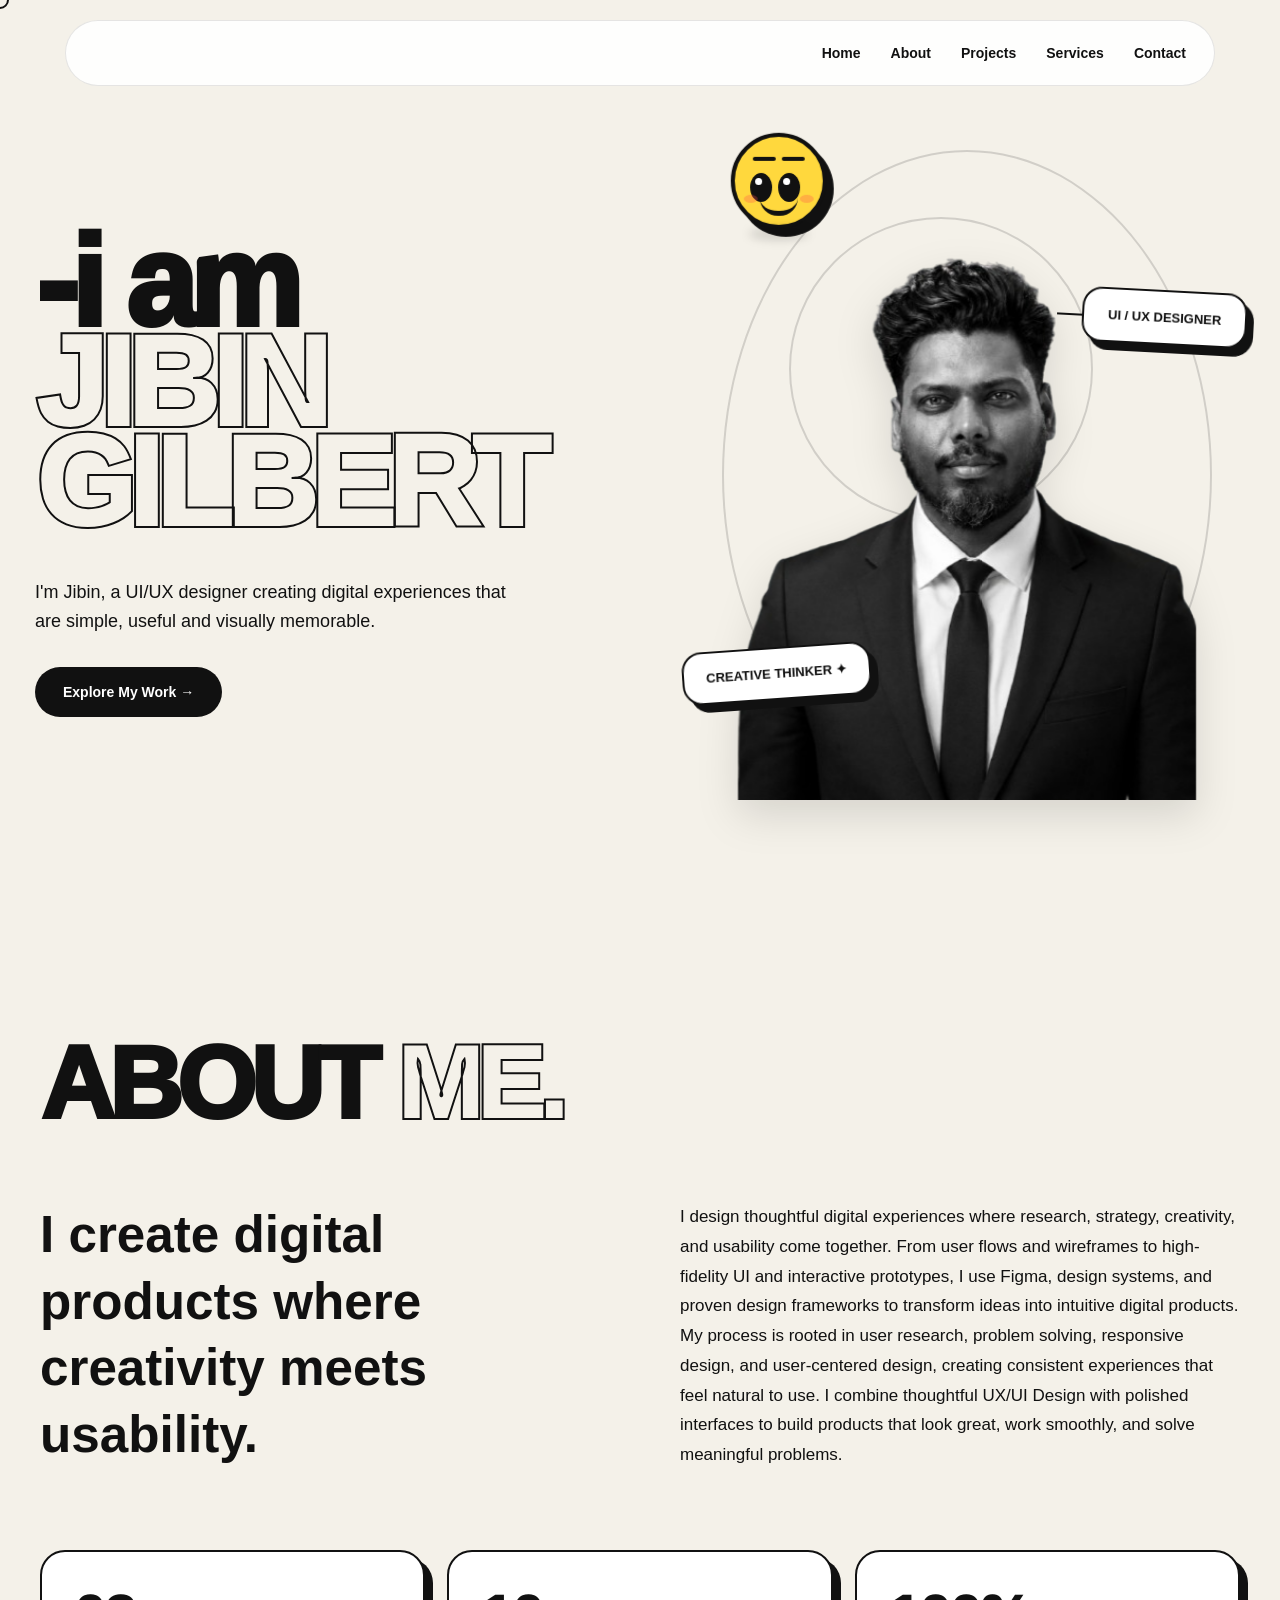
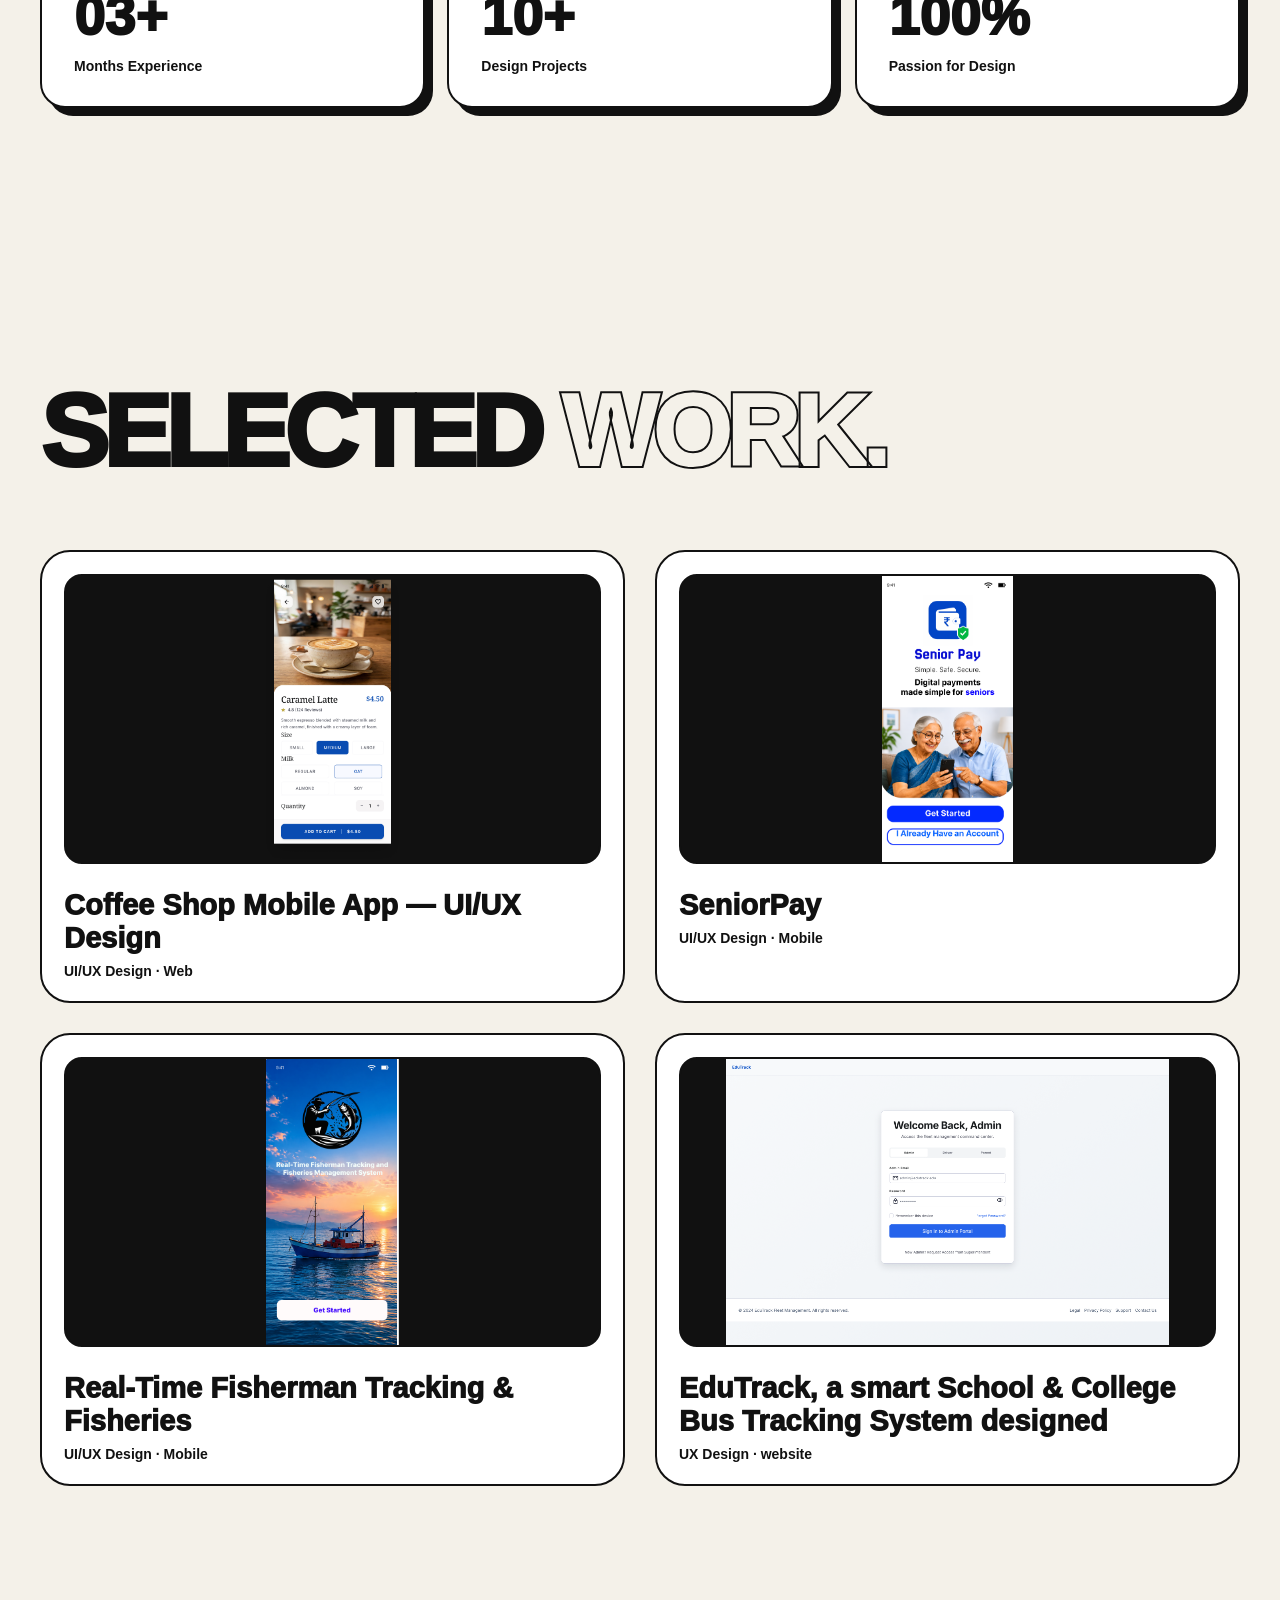
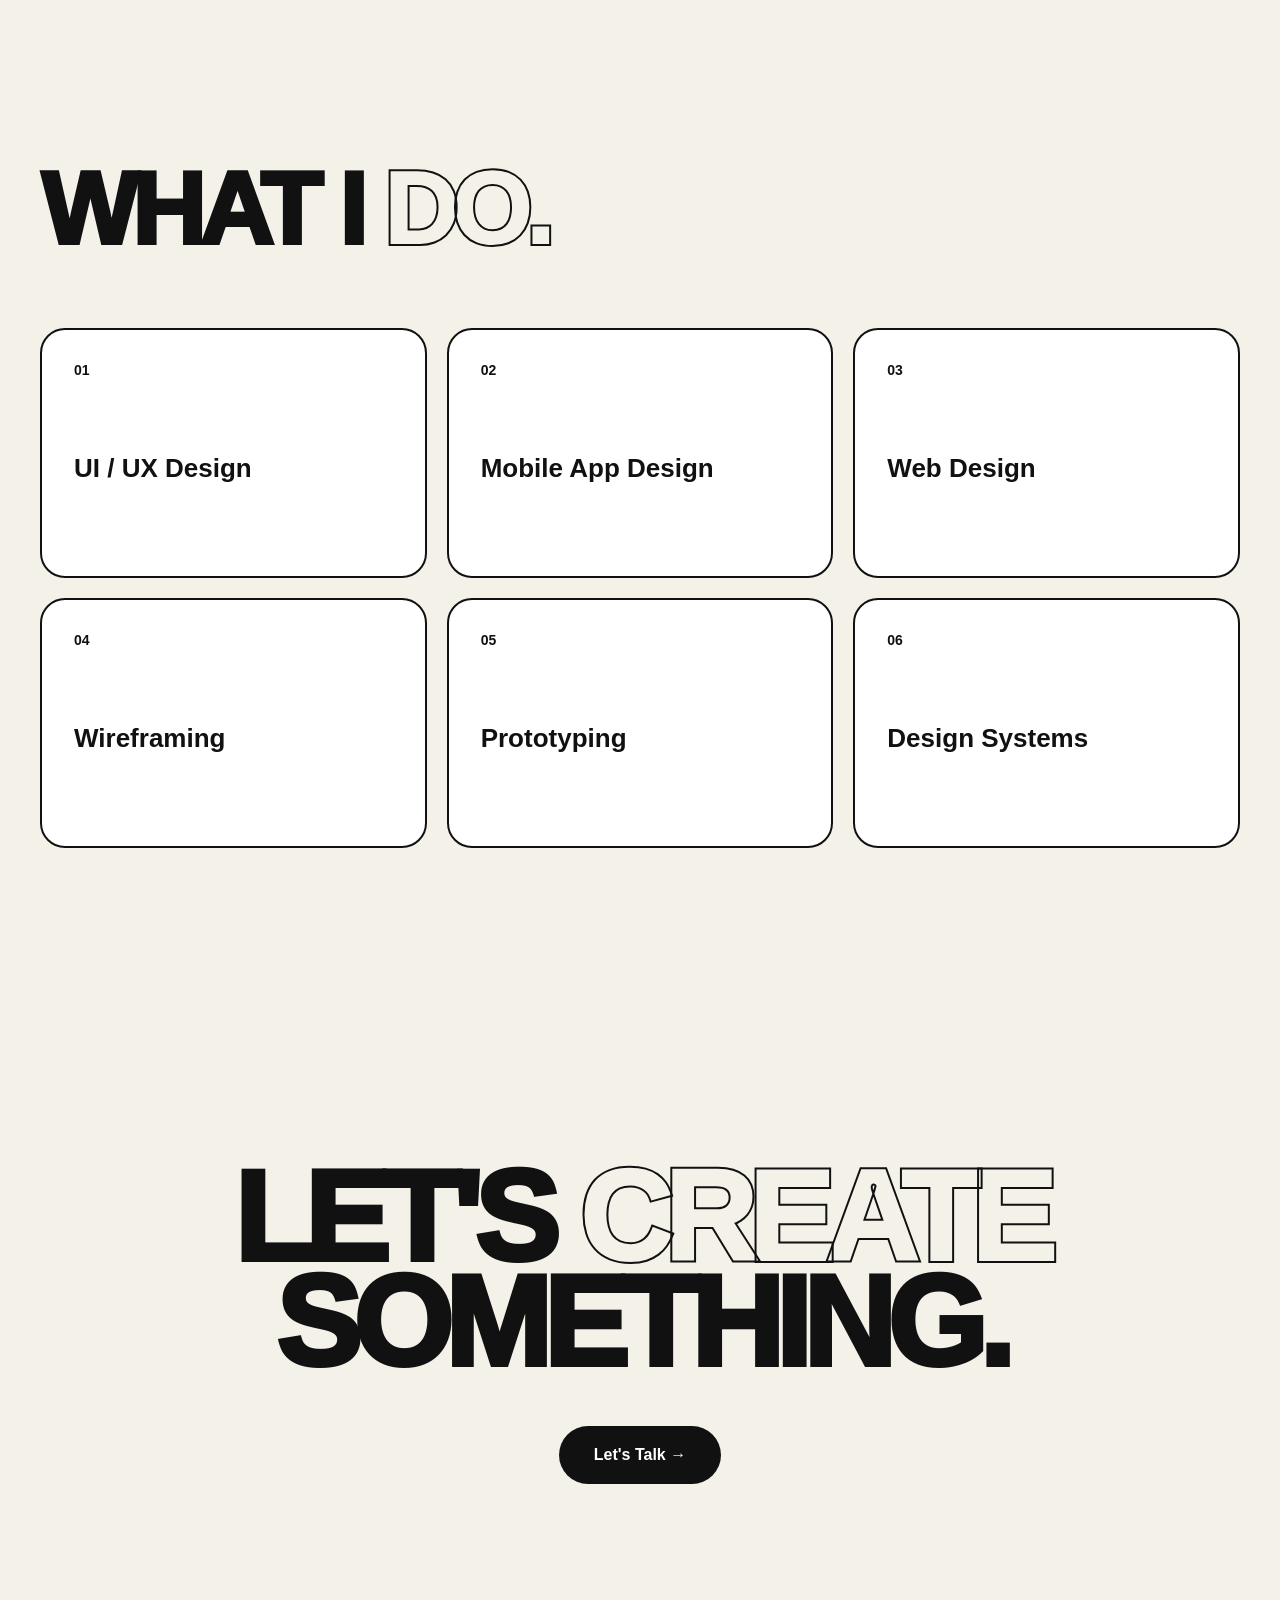
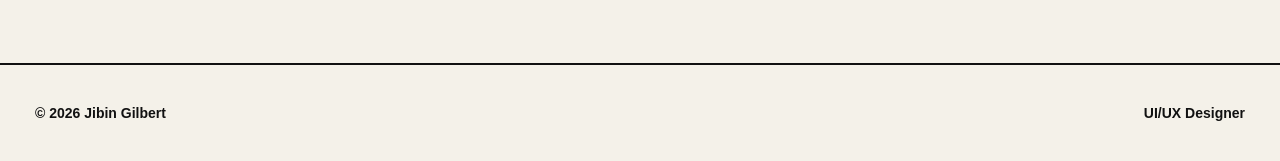
<file: index.html>
<!DOCTYPE html>
<html lang="en">

<head>
    <meta charset="UTF-8">
    <meta name="viewport" content="width=device-width, initial-scale=1.0">

    <title>Jibin Gilbert — UI/UX Designer</title>

    <link rel="stylesheet" href="css/styles.css">
</head>


<body>


    <!-- =========================================================
     CUSTOM CURSOR
========================================================= -->

    <div class="cursor" id="cursor">
    </div>



    <!-- =========================================================
     MOVING EMOJI
========================================================= -->

    <div class="emoji-traveller" id="emojiTraveller">

        <div class="emoji-face happy" id="emojiFace">

            <div class="emoji-brow left">
            </div>

            <div class="emoji-brow right">
            </div>

            <div class="emoji-eye left" id="emojiEyeLeft">
            </div>

            <div class="emoji-eye right" id="emojiEyeRight">
            </div>

            <div class="cheek left">
            </div>

            <div class="cheek right">
            </div>

            <div class="emoji-mouth">
            </div>

        </div>
    </div>



    <!-- =========================================================
     NAVBAR
========================================================= -->

    <nav class="navbar">

        <div class="logo">
           
        </div>

        <ul class="nav-links">

            <li>
                <a href="#home">
                    Home
                </a>
            </li>

            <li>
                <a href="#about">
                    About
                </a>
            </li>

            <li>
                <a href="#projects">
                    Projects
                </a>
            </li>

            <li>
                <a href="#services">
                    Services
                </a>
            </li>

            <li>
                <a href="#contact">
                    Contact
                </a>
            </li>

        </ul>

    </nav>



    <!-- =========================================================
     HERO
========================================================= -->

    <section class="hero" id="home">

        <div class="hero-content">


            <!-- LEFT -->

            <div class="hero-left reveal">

                <h1 class="hero-title">

                    <span>
                       -i am
                    </span>

                    <span class="outline">
                      JIBIN GILBERT
                    </span>

                    

                </h1>


                <p class="hero-description">

                    I'm Jibin, a UI/UX designer
                    creating digital experiences
                    that are simple, useful and
                    visually memorable.

                </p>


                <a href="#projects" class="hero-button magnetic">

                    Explore My Work →

                </a>

            </div>



            <!-- RIGHT PHOTO -->

            <div class="photo-stage reveal" id="photoStage">

                <div class="circle-decoration">
                </div>


                <div class="profile-wrap" id="profileWrap">


                    <!-- =================================================
                     FIRST IMAGE
                     YOUR BLUE SHIRT PHOTO
                ================================================= -->

                    <!--
                <img
                    src="images/j.png"
                    class="profile-image profile-color"
                    alt="Jibin Gilbert">
                -->

                    <!-- =================================================
                     SECOND IMAGE
                     YOUR SUIT PHOTO
                ================================================= -->

                    <img src="images/ji.png" class="profile-image profile-suit" alt="Jibin Gilbert in suit">


                    <div class="photo-label">

                        UI / UX DESIGNER

                    </div>


                    <div class="photo-label-two">

                        CREATIVE THINKER ✦

                    </div>

                </div>

            </div>

        </div>

    </section>



    <!-- =========================================================
     ABOUT
========================================================= -->

    <section class="section reveal" id="about">

        <div class="container">

            <h2 class="section-title">

                ABOUT

                <span>
                    ME.
                </span>

            </h2>


            <div class="about-grid">

                <h3 class="about-text">

                    I create digital products where creativity meets usability.

                </h3>


                <p class="about-small">

                    I design thoughtful digital experiences where research, strategy, creativity, and usability come together. From user flows and wireframes to high-fidelity UI and interactive prototypes, I use Figma, design systems, and proven design frameworks to transform ideas into intuitive digital products. My process is rooted in user research, problem solving, responsive design, and user-centered design, creating consistent experiences that feel natural to use. I combine thoughtful UX/UI Design with polished interfaces to build products that look great, work smoothly, and solve meaningful problems.

                </p>

            </div>


            <div class="stats">


                <div class="stat">

                    <div class="stat-number">
                        03+
                    </div>

                    <div class="stat-label">
                        Months Experience
                    </div>

                </div>


                <div class="stat">

                    <div class="stat-number">
                        10+
                    </div>

                    <div class="stat-label">
                        Design Projects
                    </div>

                </div>


                <div class="stat">

                    <div class="stat-number">
                        100%
                    </div>

                    <div class="stat-label">
                        Passion for Design
                    </div>

                </div>


            </div>

        </div>

    </section>



    <!-- =========================================================
     PROJECTS
========================================================= -->

    <section class="section reveal" id="projects">

        <div class="container">

            <h2 class="section-title">

                SELECTED

                <span>
                    WORK.
                </span>

            </h2>


            <div class="projects">


                <article class="project">

                    <div class="project-image carousel" data-carousel data-slide-count="3" data-interval="3000">
                        <div class="carousel-track">
                            <img src="images/t1/t1.png" alt="Tea Shop UI/UX screen 1" loading="lazy">
                            <img src="images/t1/t2.png" alt="Tea Shop UI/UX screen 2" loading="lazy">
                            <img src="images/t1/t3.png" alt="Tea Shop UI/UX screen 3" loading="lazy">
                        </div>
                    </div>

                    <div class="project-info">

                        <div class="project-title">
                             Coffee Shop Mobile App — UI/UX Design
                        </div>

                        <div class="project-category">
                            UI/UX Design · Web
                        </div>

                    </div>

                </article>



                <article class="project">

                    <div class="project-image carousel" data-carousel data-slide-count="8" data-interval="3000">
                        <div class="carousel-track">
                            <img src="images/s1/s1.png" alt="SeniorPay UI/UX screen 1" loading="lazy">
                            <img src="images/s1/s2.png" alt="SeniorPay UI/UX screen 2" loading="lazy">
                            <img src="images/s1/s3.png" alt="SeniorPay UI/UX screen 3" loading="lazy">
                            <img src="images/s1/s4.png" alt="SeniorPay UI/UX screen 4" loading="lazy">
                            <img src="images/s1/s5.png" alt="SeniorPay UI/UX screen 5" loading="lazy">
                            <img src="images/s1/s6.png" alt="SeniorPay UI/UX screen 6" loading="lazy">
                            <img src="images/s1/s7.png" alt="SeniorPay UI/UX screen 7" loading="lazy">
                            <img src="images/s1/s8.png" alt="SeniorPay UI/UX screen 8" loading="lazy">
                        </div>
                    </div>

                    <div class="project-info">

                        <div class="project-title">
                            SeniorPay
                        </div>

                        <div class="project-category">
                            UI/UX Design · Mobile
                        </div>

                    </div>

                </article>



                <article class="project">

                    <div class="project-image carousel" data-carousel data-slide-count="5" data-interval="3000">
                        <div class="carousel-track">
                            <img src="images/f1/f main.png" alt="Fisherman tracking UI/UX screen 1" loading="lazy">
                            <img src="images/f1/f live locution tracking.png" alt="Fisherman tracking UI/UX screen 2" loading="lazy">
                            <img src="images/f1/f sos.png" alt="Fisherman tracking UI/UX screen 3" loading="lazy">
                            <img src="images/f1/f storm aterts.png" alt="Fisherman tracking UI/UX screen 4" loading="lazy">
                            <img src="images/f1/f weather.png" alt="Fisherman tracking UI/UX screen 5" loading="lazy">
                        </div>
                    </div>

                    <div class="project-info">

                        <div class="project-title">
                            Real-Time Fisherman Tracking & Fisheries
                        </div>

                        <div class="project-category">
                            UI/UX Design · Mobile
                        </div>

                    </div>

                </article>



                <article class="project">

                    <div class="project-image carousel" data-carousel data-slide-count="8" data-interval="3000">
                        <div class="carousel-track">
                            <img src="images/e1/e1.png" alt="EduTrack UI/UX screen 1" loading="lazy">
                            <img src="images/e1/e2.png" alt="EduTrack UI/UX screen 2" loading="lazy">
                            <img src="images/e1/e3.png" alt="EduTrack UI/UX screen 3" loading="lazy">
                            <img src="images/e1/e4.png" alt="EduTrack UI/UX screen 4" loading="lazy">
                            <img src="images/e1/e5.png" alt="EduTrack UI/UX screen 5" loading="lazy">
                            <img src="images/e1/e6.png" alt="EduTrack UI/UX screen 6" loading="lazy">
                            <img src="images/e1/e7.png" alt="EduTrack UI/UX screen 7" loading="lazy">
                            <img src="images/e1/e8.png" alt="EduTrack UI/UX screen 8" loading="lazy">
                        </div>
                    </div>

                    <div class="project-info">

                        <div class="project-title">
                           EduTrack, a smart School & College Bus Tracking System designed
                        </div>

                        <div class="project-category">
                            UX Design · website
                        </div>

                    </div>

                </article>


            </div>

        </div>

    </section>



    <!-- =========================================================
     SERVICES
========================================================= -->

    <section class="section reveal" id="services">

        <div class="container">

            <h2 class="section-title">

                WHAT I

                <span>
                    DO.
                </span>

            </h2>


            <div class="services">


                <div class="service">

                    <div class="service-number">
                        01
                    </div>

                    <h3>
                        UI / UX Design
                    </h3>

                </div>


                <div class="service">

                    <div class="service-number">
                        02
                    </div>

                    <h3>
                        Mobile App Design
                    </h3>

                </div>


                <div class="service">

                    <div class="service-number">
                        03
                    </div>

                    <h3>
                        Web Design
                    </h3>

                </div>


                <div class="service">

                    <div class="service-number">
                        04
                    </div>

                    <h3>
                        Wireframing
                    </h3>

                </div>


                <div class="service">

                    <div class="service-number">
                        05
                    </div>

                    <h3>
                        Prototyping
                    </h3>

                </div>


                <div class="service">

                    <div class="service-number">
                        06
                    </div>

                    <h3>
                        Design Systems
                    </h3>

                </div>


            </div>

        </div>

    </section>



    <!-- =========================================================
     CONTACT
========================================================= -->

    <section class="section contact reveal" id="contact">

        <div>

            <h2>

                LET'S

                <span>
                    CREATE
                </span>

                <br>

                SOMETHING.

            </h2>


            <a href="mailto:your@email.com" class="contact-button magnetic">

                Let's Talk →

            </a>

        </div>

    </section>



    <!-- =========================================================
     FOOTER
========================================================= -->

    <footer>

        <div>
            © 2026 Jibin Gilbert
        </div>

        <div>
            UI/UX Designer
        </div>

    </footer>



    <script type="module" src="js/app.js"></script>

</body>

</html>
</file>
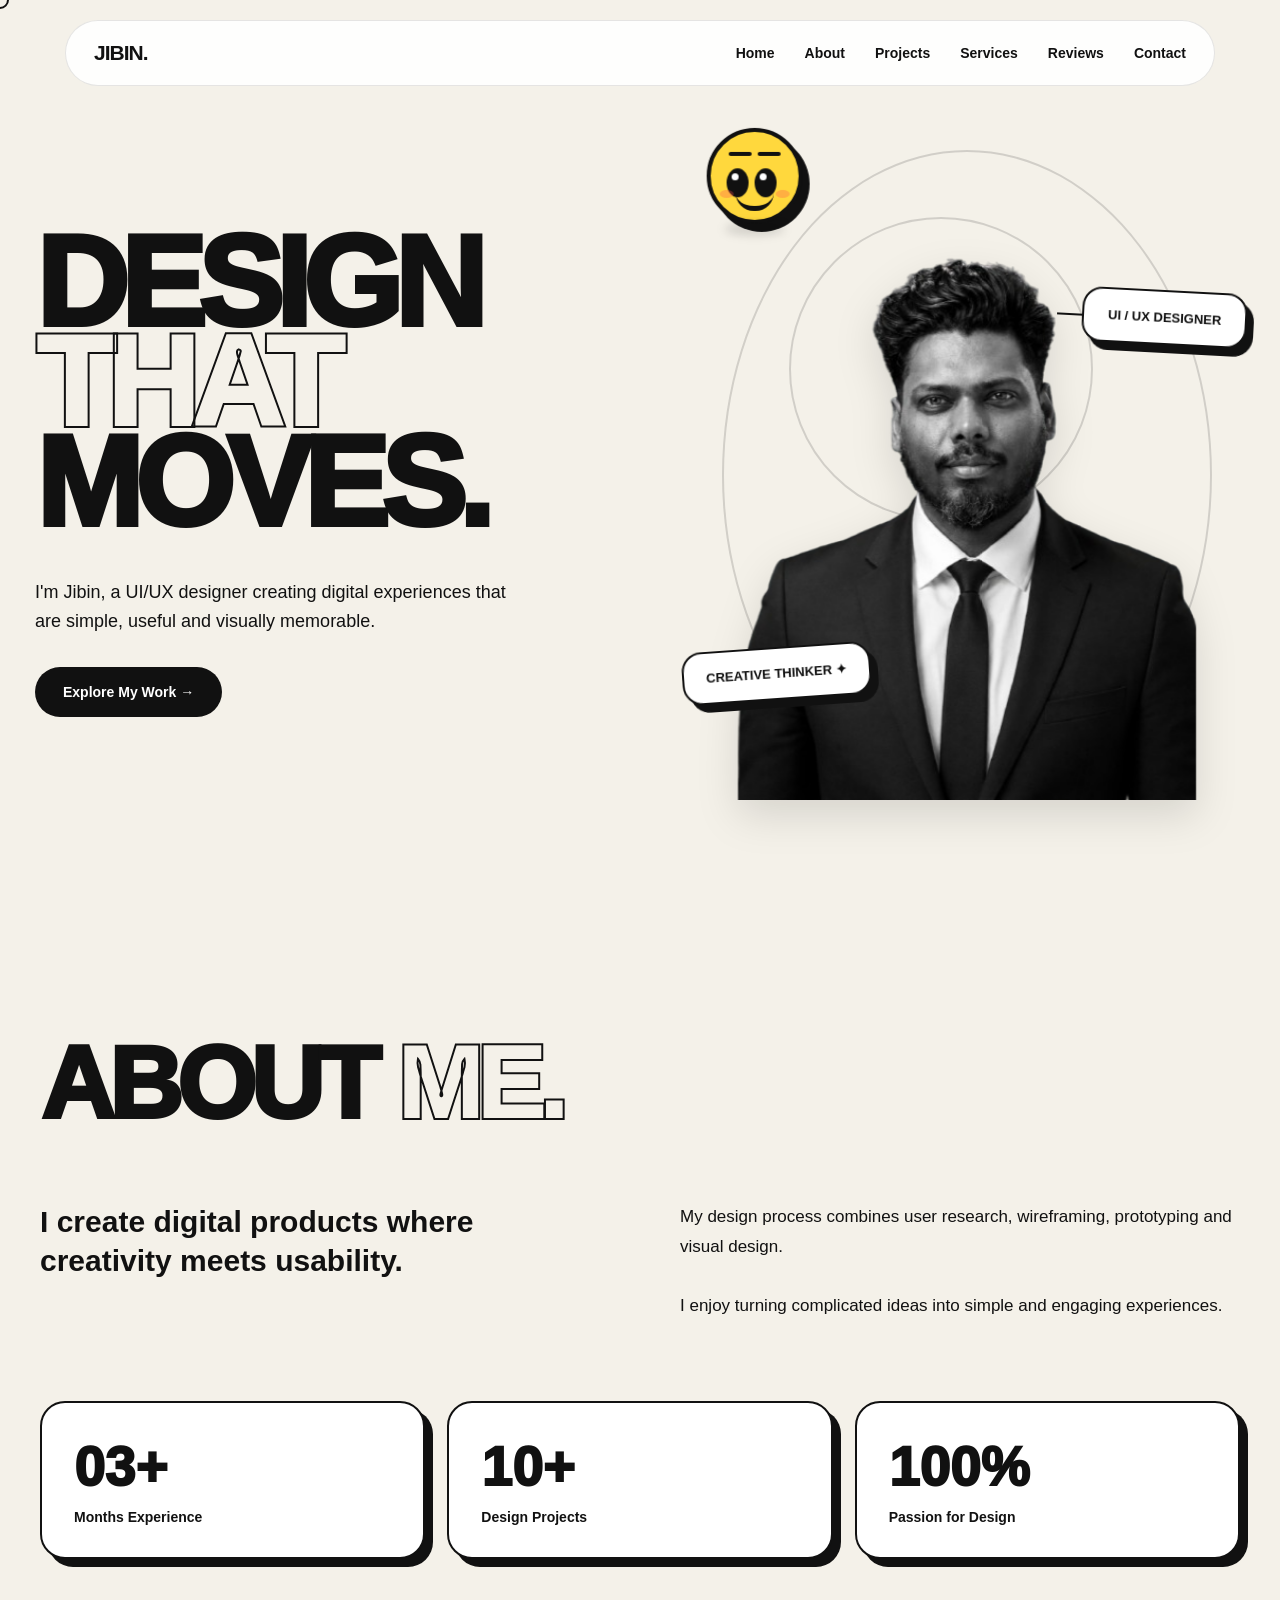
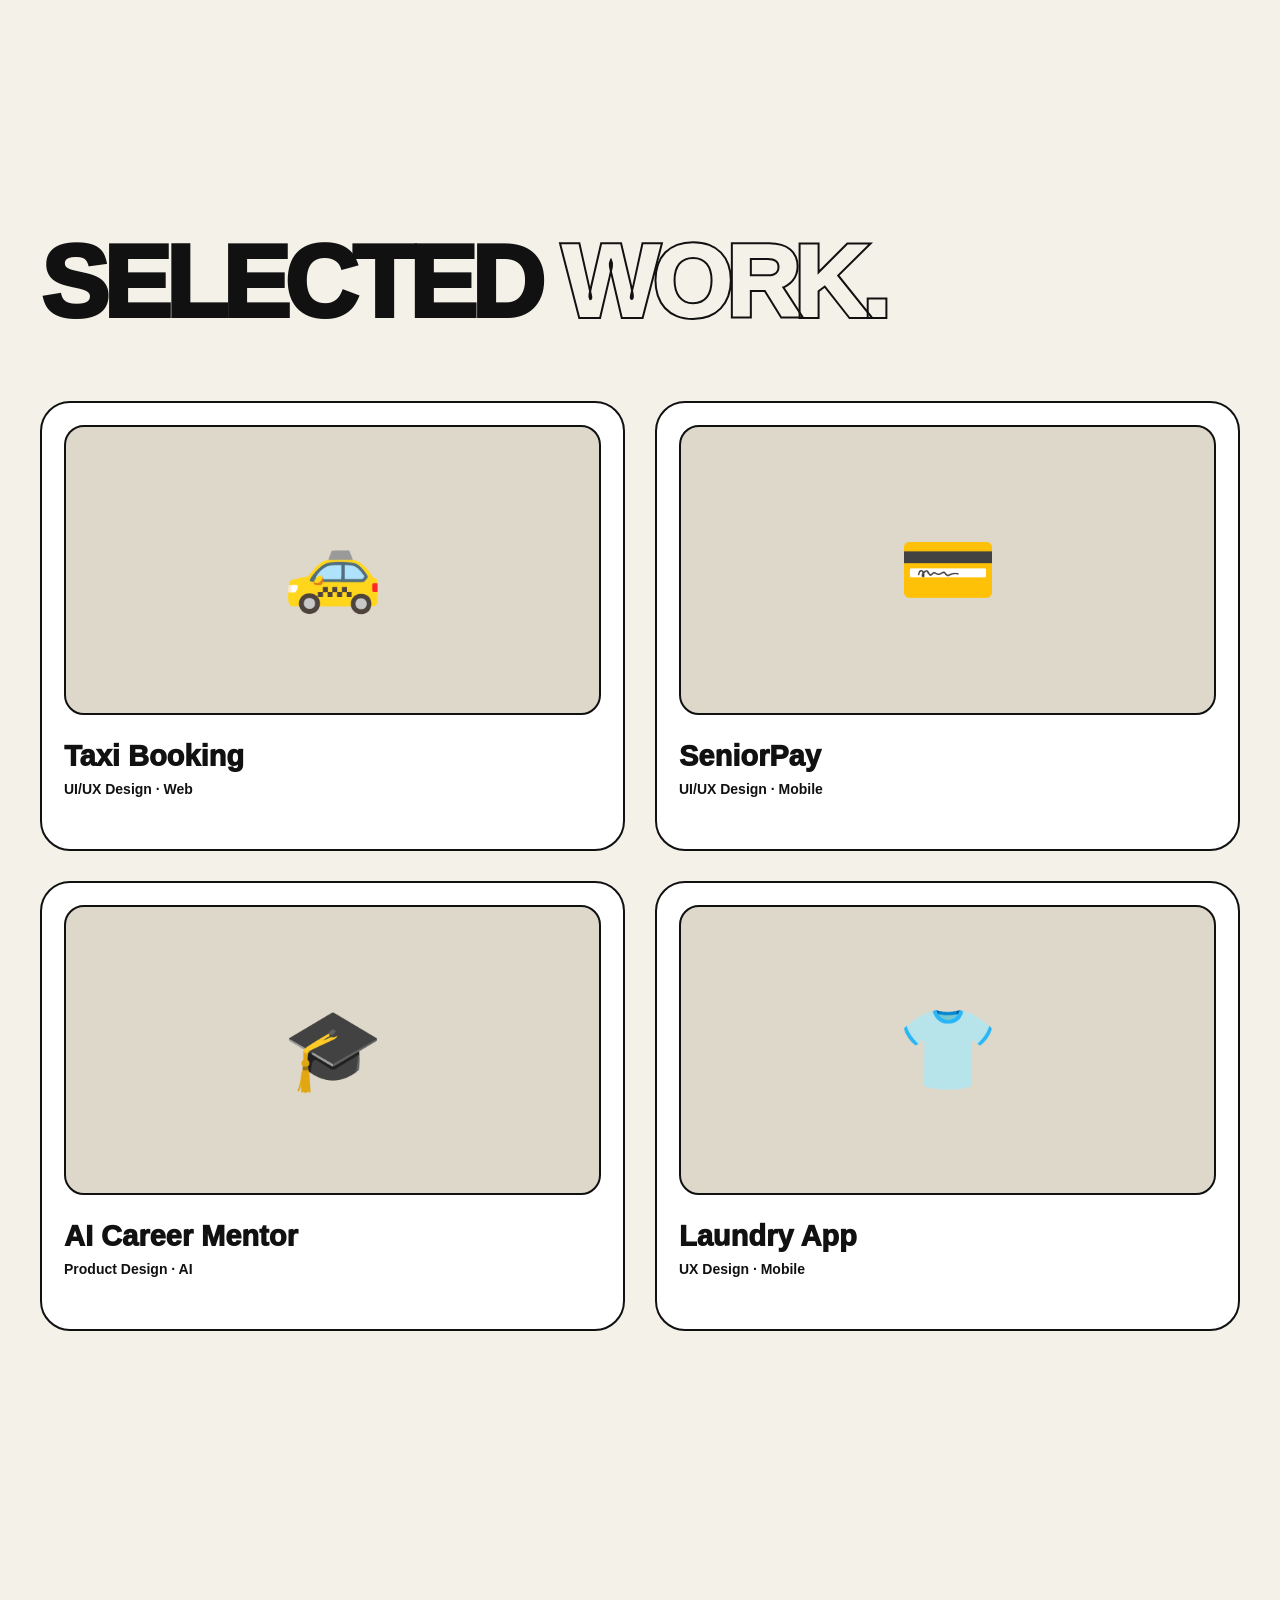
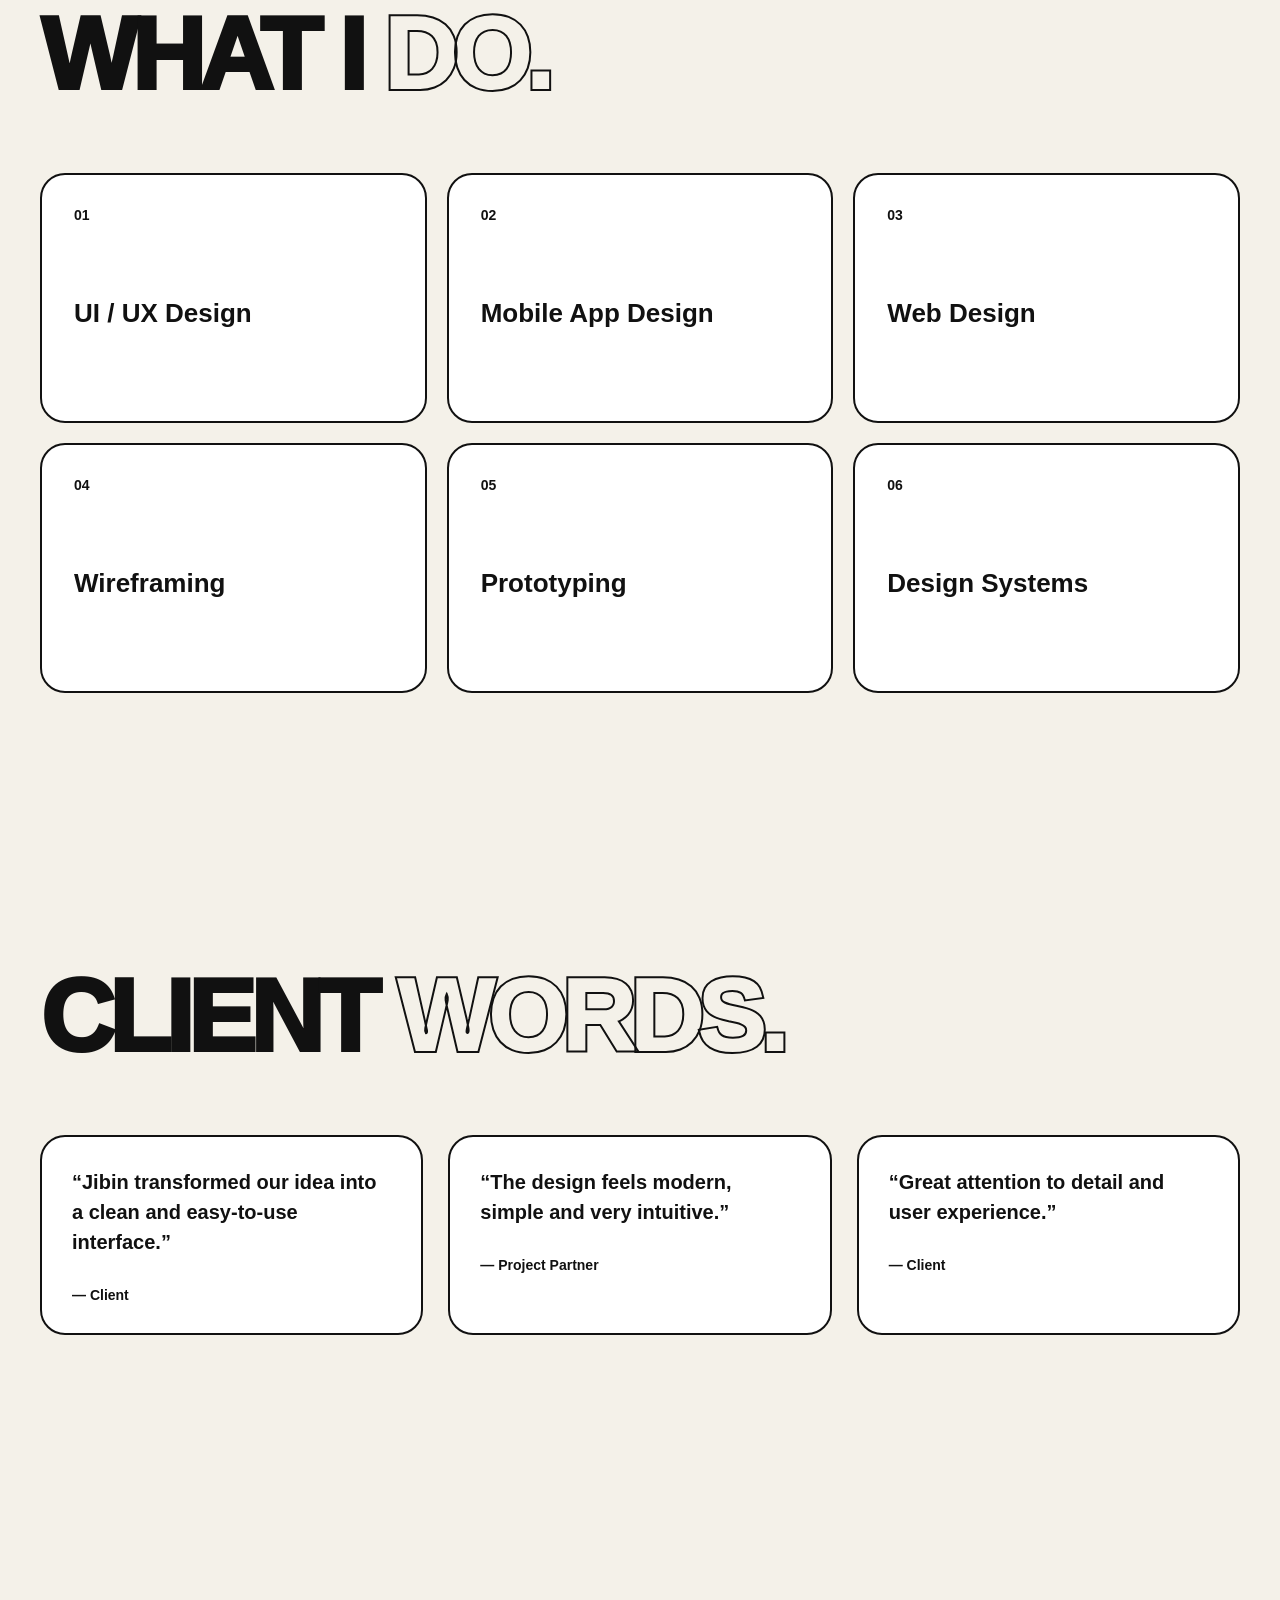
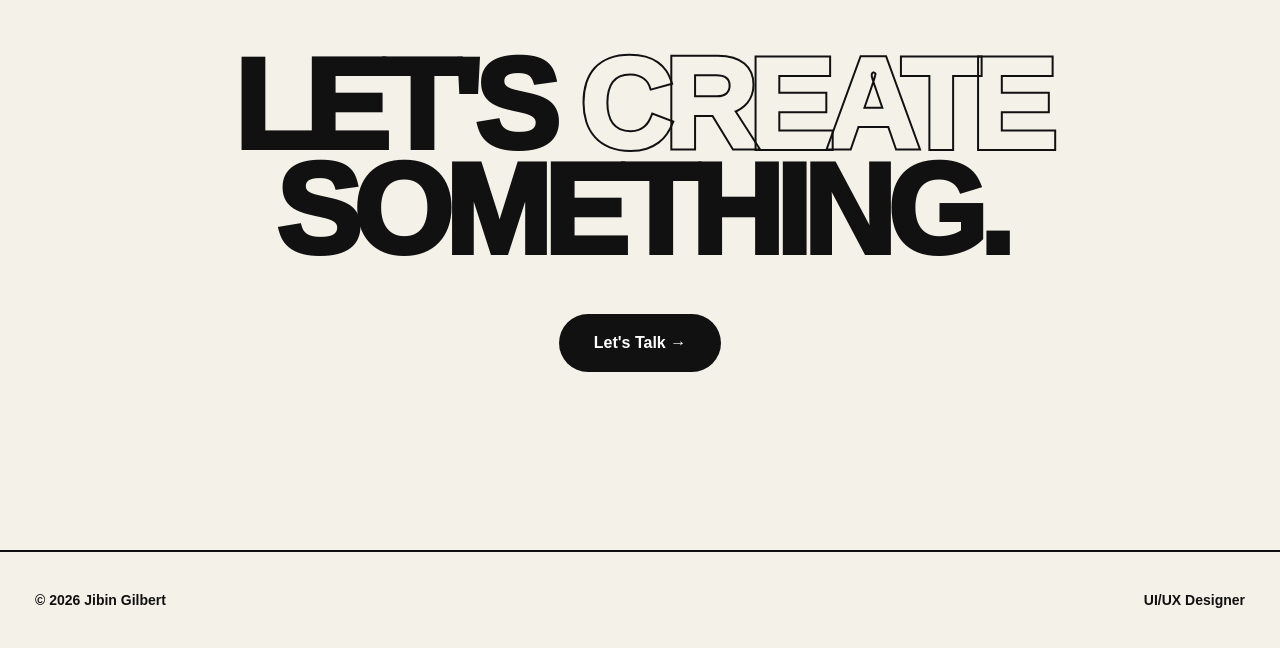
<file: my.html>
<!DOCTYPE html>
<html lang="en">

<head>
    <meta charset="UTF-8">
    <meta name="viewport" content="width=device-width, initial-scale=1.0">

    <title>Jibin Gilbert — UI/UX Designer</title>

    <style>
        /* =========================================================
   RESET
========================================================= */

        * {
            margin: 0;
            padding: 0;
            box-sizing: border-box;
        }

        html {
            scroll-behavior: smooth;
        }

        body {
            font-family:
                Inter,
                Arial,
                Helvetica,
                sans-serif;

            background: #f4f1e9;
            color: #111;

            overflow-x: hidden;
        }

        a {
            text-decoration: none;
            color: inherit;
        }


        /* =========================================================
   CUSTOM CURSOR
========================================================= */

        .cursor {
            position: fixed;

            width: 18px;
            height: 18px;

            border: 2px solid #111;
            border-radius: 50%;

            pointer-events: none;

            z-index: 99999;

            transform:
                translate(-50%, -50%);

            transition:
                width .25s ease,
                height .25s ease,
                background .25s ease;
        }

        .cursor.active {
            width: 55px;
            height: 55px;

            background:
                rgba(17, 17, 17, .08);
        }


        /* =========================================================
   NAVBAR
========================================================= */

        .navbar {
            position: fixed;

            top: 20px;
            left: 50%;

            transform:
                translateX(-50%);

            width:
                calc(100% - 50px);

            max-width: 1150px;

            height: 66px;

            padding:
                0 28px;

            display: flex;

            align-items: center;

            justify-content: space-between;

            background:
                rgba(255, 255, 255, .90);

            backdrop-filter:
                blur(18px);

            border:
                1px solid rgba(0, 0, 0, .10);

            border-radius: 50px;

            z-index: 9000;
        }

        .logo {
            font-size: 21px;
            font-weight: 900;

            letter-spacing: -1px;
        }

        .nav-links {
            display: flex;

            align-items: center;

            gap: 30px;

            list-style: none;
        }

        .nav-links a {
            font-size: 14px;
            font-weight: 700;

            transition:
                opacity .3s ease;
        }

        .nav-links a:hover {
            opacity: .45;
        }


        /* =========================================================
   MOVING EMOJI CONTAINER
========================================================= */

        .emoji-traveller {

            position: fixed;

            left: 0;
            top: 0;

            width: 110px;
            height: 110px;

            z-index: 8500;

            pointer-events: none;

            will-change:
                transform;

            transform:
                translate3d(0, 0, 0);

            transition:
                filter .3s ease;
        }


        /* =========================================================
   EMOJI FACE
========================================================= */

        .emoji-face {

            position: absolute;

            width: 96px;
            height: 96px;

            left: 7px;
            top: 7px;

            background: #ffd83d;

            border:
                4px solid #111;

            border-radius: 50%;

            box-shadow:
                7px 8px 0 #111;

            overflow: hidden;

            will-change:
                transform,
                background;

            transition:
                background .35s ease,
                transform .35s ease;
        }


        /* =========================================================
   EMOJI EYES
========================================================= */

        .emoji-eye {

            position: absolute;

            width: 22px;
            height: 29px;

            top: 29px;

            background: #111;

            border-radius: 50%;

            overflow: hidden;

            will-change:
                transform;
        }

        .emoji-eye.left {
            left: 19px;
        }

        .emoji-eye.right {
            right: 19px;
        }


        /* Eye shine */

        .emoji-eye::after {

            content: "";

            position: absolute;

            width: 7px;
            height: 7px;

            left: 5px;
            top: 5px;

            background: #fff;

            border-radius: 50%;
        }


        /* =========================================================
   EYEBROWS
========================================================= */

        .emoji-brow {

            position: absolute;

            width: 23px;
            height: 4px;

            top: 20px;

            background: #111;

            border-radius: 10px;

            transition:
                transform .35s ease,
                opacity .3s ease;
        }

        .emoji-brow.left {
            left: 18px;
        }

        .emoji-brow.right {
            right: 18px;
        }


        /* =========================================================
   MOUTH
========================================================= */

        .emoji-mouth {

            position: absolute;

            left: 50%;
            top: 61px;

            transform:
                translateX(-50%);

            width: 38px;
            height: 18px;

            border-bottom:
                5px solid #111;

            border-radius:
                0 0 30px 30px;

            transition:
                all .35s ease;
        }


        /* =========================================================
   CHEEKS
========================================================= */

        .cheek {

            position: absolute;

            width: 14px;
            height: 8px;

            top: 58px;

            background:
                rgba(255, 80, 80, .30);

            border-radius: 50%;
        }

        .cheek.left {
            left: 9px;
        }

        .cheek.right {
            right: 9px;
        }


        /* =========================================================
   HAPPY
========================================================= */

        .emoji-face.happy {
            background: #ffd83d;
        }


        /* =========================================================
   CURIOUS
========================================================= */

        .emoji-face.curious {

            background: #ffe36b;

            transform:
                rotate(-5deg);
        }

        .emoji-face.curious .emoji-brow.left {

            transform:
                rotate(-20deg) translateY(-3px);
        }

        .emoji-face.curious .emoji-brow.right {

            transform:
                rotate(18deg) translateY(3px);
        }

        .emoji-face.curious .emoji-mouth {

            width: 19px;
            height: 19px;

            border:
                4px solid #111;

            border-radius: 50%;
        }


        /* =========================================================
   EXCITED
========================================================= */

        .emoji-face.excited {

            background: #ffca32;

            transform:
                rotate(4deg) scale(1.05);
        }

        .emoji-face.excited .emoji-mouth {

            width: 42px;
            height: 27px;

            border: 0;

            background: #111;

            border-radius: 50%;
        }


        /* =========================================================
   COOL
========================================================= */

        .emoji-face.cool {
            background: #ffd83d;
        }

        .emoji-face.cool .emoji-brow {
            opacity: 0;
        }

        .emoji-face.cool .emoji-eye {

            width: 30px;
            height: 13px;

            top: 35px;

            border-radius: 8px;
        }

        .emoji-face.cool .emoji-eye::after {
            display: none;
        }


        /* =========================================================
   LOVE
========================================================= */

        .emoji-face.love .emoji-eye {

            background: transparent;

            overflow: visible;
        }

        .emoji-face.love .emoji-eye::before {

            content: "♥";

            position: absolute;

            color: #111;

            font-size: 27px;

            left: 0;

            top: -5px;
        }

        .emoji-face.love .emoji-eye::after {
            display: none;
        }

        .emoji-face.love .emoji-mouth {

            width: 34px;
            height: 18px;
        }


        /* =========================================================
   CELEBRATE
========================================================= */

        .emoji-face.celebrate {

            background: #ffda3c;

            animation:
                celebrate .5s infinite alternate;
        }

        .emoji-face.celebrate .emoji-mouth {

            width: 43px;
            height: 27px;

            background: #111;

            border: 0;

            border-radius: 50%;
        }

        @keyframes celebrate {

            from {
                transform:
                    rotate(-4deg) translateY(0);
            }

            to {
                transform:
                    rotate(4deg) translateY(-7px);
            }
        }


        /* =========================================================
   EMOJI BLINK
========================================================= */

        .emoji-face.blink .emoji-eye {

            transform:
                scaleY(.08);
        }


        /* =========================================================
   EMOJI FLOATING SHADOW
========================================================= */

        .emoji-traveller::after {

            content: "";

            position: absolute;

            width: 60px;
            height: 12px;

            left: 25px;
            bottom: -4px;

            background:
                rgba(0, 0, 0, .15);

            border-radius: 50%;

            filter: blur(5px);

            animation:
                shadowFloat 2s ease-in-out infinite;
        }

        @keyframes shadowFloat {

            0%,
            100% {
                transform: scale(.9);
                opacity: .25;
            }

            50% {
                transform: scale(1.1);
                opacity: .12;
            }
        }


        /* =========================================================
   HERO
========================================================= */

        .hero {

            min-height: 100vh;

            position: relative;

            display: flex;

            align-items: center;

            padding:
                130px 35px 80px;
        }

        .hero-content {

            width: 100%;

            max-width: 1250px;

            margin: auto;

            display: grid;

            grid-template-columns:
                1.05fr .95fr;

            align-items: center;

            gap: 40px;
        }

        .hero-title {

            font-size:
                clamp(70px, 10vw, 155px);

            line-height: .78;

            letter-spacing: -8px;

            font-weight: 950;
        }

        .hero-title span {
            display: block;
        }

        .outline {

            color: transparent;

            -webkit-text-stroke:
                2px #111;
        }

        .hero-description {

            max-width: 480px;

            margin-top: 45px;

            font-size: 18px;

            line-height: 1.65;
        }

        .hero-button {

            display: inline-flex;

            margin-top: 30px;

            padding:
                17px 28px;

            background: #111;

            color: #fff;

            border-radius: 50px;

            font-weight: 800;

            font-size: 14px;

            transition:
                box-shadow .3s ease;
        }

        .hero-button:hover {

            box-shadow:
                7px 7px 0 #aaa;
        }


        /* =========================================================
   PHOTO STAGE
========================================================= */

        .photo-stage {

            height: 650px;

            position: relative;

            display: flex;

            justify-content: center;

            align-items: flex-end;
        }


        /* =========================================================
   PROFILE WRAPPER
========================================================= */

        .profile-wrap {

            position: relative;

            width: 510px;
            height: 610px;

            display: flex;

            align-items: flex-end;

            justify-content: center;

            animation:
                profileFloat 5s ease-in-out infinite;
        }

        @keyframes profileFloat {

            0%,
            100% {
                transform:
                    translateY(0);
            }

            50% {
                transform:
                    translateY(-10px);
            }
        }


        /* =========================================================
   PROFILE IMAGES
========================================================= */

        .profile-image {

            position: absolute;

            bottom: 0;
            left: 50%;

            transform:
                translateX(-50%);

            width: 100%;
            height: 100%;

            object-fit: contain;

            object-position: center bottom;

            will-change:
                transform,
                opacity;

            transition:
                opacity .7s ease,
                transform .7s cubic-bezier(.22, .61, .36, 1);
        }


        /* BLUE SHIRT PHOTO */

        .profile-color {

            opacity: 1;

            z-index: 2;
        }


        /* SUIT PHOTO */

        .profile-suit {

            opacity: 1;

            z-index: 3;

            filter:
                drop-shadow(0 15px 20px rgba(0, 0, 0, .12));
        }


        /* =========================================================
   SHOW SUIT
========================================================= */

        .profile-wrap.show-suit .profile-color {

            opacity: 0;

            transform:
                translateX(-50%) translateY(20px) scale(.96);
        }

        .profile-wrap.show-suit .profile-suit {

            opacity: 1;

            transform:
                translateX(-50%) translateY(0) scale(1);
        }


        /* =========================================================
   PHOTO LABEL
========================================================= */

        .photo-label {

            position: absolute;

            right: -25px;
            top: 100px;

            background: #fff;

            border:
                2px solid #111;

            border-radius: 20px;

            padding:
                18px 24px;

            font-size: 13px;

            font-weight: 900;

            box-shadow:
                7px 8px 0 #111;

            z-index: 10;

            transform:
                rotate(3deg);
        }

        .photo-label::before {

            content: "";

            position: absolute;

            width: 25px;
            height: 2px;

            background: #111;

            left: -27px;

            top: 50%;
        }


        /* =========================================================
   SECOND LABEL
========================================================= */

        .photo-label-two {

            position: absolute;

            left: -30px;
            bottom: 100px;

            background: #fff;

            border:
                2px solid #111;

            border-radius: 20px;

            padding:
                17px 22px;

            font-size: 13px;

            font-weight: 900;

            box-shadow:
                7px 8px 0 #111;

            z-index: 10;

            transform:
                rotate(-4deg);
        }


        /* =========================================================
   DECORATION
========================================================= */

        .circle-decoration {

            position: absolute;

            width: 490px;
            height: 650px;

            border:
                2px solid #111;

            border-radius: 50%;

            z-index: -1;

            opacity: .15;
        }

        .circle-decoration::before {

            content: "";

            position: absolute;

            width: 300px;
            height: 300px;

            border:
                2px solid #111;

            border-radius: 50%;

            left: 65px;
            top: 65px;
        }


        /* =========================================================
   SECTION
========================================================= */

        .section {

            position: relative;

            padding:
                140px 35px;
        }

        .container {

            max-width: 1200px;

            margin: auto;
        }

        .section-title {

            font-size:
                clamp(55px, 8vw, 110px);

            line-height: .85;

            letter-spacing: -6px;

            font-weight: 950;

            margin-bottom: 75px;
        }

        .section-title span {

            color: transparent;

            -webkit-text-stroke:
                2px #111;
        }


        /* =========================================================
   ABOUT
========================================================= */

        .about-grid {

            display: grid;

            grid-template-columns:
                1fr 1fr;

            gap: 80px;
        }

        .about-text {

            font-size: 30px;

            line-height: 1.3;

            font-weight: 700;
        }

        .about-small {

            font-size: 17px;

            line-height: 1.75;
        }


        /* =========================================================
   STATS
========================================================= */

        .stats {

            display: grid;

            grid-template-columns:
                repeat(3, 1fr);

            gap: 22px;

            margin-top: 80px;
        }

        .stat {

            padding: 32px;

            background: #fff;

            border:
                2px solid #111;

            border-radius: 25px;

            box-shadow:
                8px 8px 0 #111;

            transition:
                transform .3s ease;
        }

        .stat:hover {

            transform:
                translateY(-8px);
        }

        .stat-number {

            font-size: 55px;

            font-weight: 950;
        }

        .stat-label {

            margin-top: 10px;

            font-size: 14px;

            font-weight: 600;
        }


        /* =========================================================
   PROJECTS
========================================================= */

        .projects {

            display: grid;

            grid-template-columns:
                repeat(2, 1fr);

            gap: 30px;
        }

        .project {

            min-height: 450px;

            padding: 22px;

            background: #fff;

            border:
                2px solid #111;

            border-radius: 30px;

            transition:
                box-shadow .4s ease;
        }

        .project:hover {

            box-shadow:
                10px 12px 0 #111;
        }

        .project-image {

            height: 290px;

            display: flex;

            align-items: center;

            justify-content: center;

            border-radius: 20px;

            border:
                2px solid #111;

            background: #ded8cb;

            font-size: 80px;
        }

        .project-info {

            margin-top: 25px;
        }

        .project-title {

            font-size: 29px;

            font-weight: 950;
        }

        .project-category {

            margin-top: 8px;

            font-size: 14px;

            font-weight: 600;
        }


        /* =========================================================
   SERVICES
========================================================= */

        .services {

            display: grid;

            grid-template-columns:
                repeat(3, 1fr);

            gap: 20px;
        }

        .service {

            min-height: 250px;

            padding: 32px;

            background: #fff;

            border:
                2px solid #111;

            border-radius: 25px;

            transition:
                transform .35s ease,
                box-shadow .35s ease;
        }

        .service:hover {

            transform:
                translateY(-8px);

            box-shadow:
                8px 8px 0 #111;
        }

        .service-number {

            font-size: 14px;

            font-weight: 900;
        }

        .service h3 {

            margin-top: 75px;

            font-size: 26px;
        }


        /* =========================================================
   REVIEWS
========================================================= */

        .reviews {

            display: grid;

            grid-template-columns:
                repeat(3, 1fr);

            gap: 25px;
        }

        .review {

            padding: 30px;

            background: #fff;

            border:
                2px solid #111;

            border-radius: 25px;

            transition:
                transform .3s ease;
        }

        .review:hover {

            transform:
                translateY(-8px);
        }

        .review-text {

            font-size: 20px;

            line-height: 1.5;

            font-weight: 600;
        }

        .review-author {

            margin-top: 30px;

            font-size: 14px;

            font-weight: 900;
        }


        /* =========================================================
   CONTACT
========================================================= */

        .contact {

            min-height: 75vh;

            display: flex;

            align-items: center;

            justify-content: center;

            text-align: center;
        }

        .contact h2 {

            font-size:
                clamp(60px, 10vw, 145px);

            line-height: .82;

            letter-spacing: -8px;

            font-weight: 950;
        }

        .contact h2 span {

            color: transparent;

            -webkit-text-stroke:
                2px #111;
        }

        .contact-button {

            display: inline-block;

            margin-top: 50px;

            padding:
                20px 35px;

            background: #111;

            color: white;

            border-radius: 50px;

            font-weight: 900;
        }


        /* =========================================================
   FOOTER
========================================================= */

        footer {

            padding:
                40px 35px;

            border-top:
                2px solid #111;

            display: flex;

            justify-content: space-between;

            font-size: 14px;

            font-weight: 700;
        }


        /* =========================================================
   SCROLL REVEAL
========================================================= */

        .reveal {

            opacity: 0;

            transform:
                translateY(50px);

            transition:
                opacity .8s ease,
                transform .8s ease;
        }

        .reveal.visible {

            opacity: 1;

            transform:
                translateY(0);
        }


        /* =========================================================
   MOBILE
========================================================= */

        @media(max-width:900px) {

            .nav-links {
                display: none;
            }

            .hero {

                padding:
                    120px 20px 70px;
            }

            .hero-content {

                grid-template-columns: 1fr;

                text-align: center;
            }

            .hero-description {

                margin-left: auto;
                margin-right: auto;
            }

            .photo-stage {

                height: 550px;

                margin-top: 30px;
            }

            .profile-wrap {

                width: 430px;

                height: 520px;
            }

            .about-grid {

                grid-template-columns: 1fr;

                gap: 40px;
            }

            .projects {

                grid-template-columns: 1fr;
            }

            .services {

                grid-template-columns: 1fr;
            }

            .reviews {

                grid-template-columns: 1fr;
            }

            .stats {

                grid-template-columns: 1fr;
            }

            .emoji-traveller {

                transform-origin:
                    center center;
            }
        }


        @media(max-width:600px) {

            .navbar {

                width:
                    calc(100% - 24px);

                top: 12px;

                height: 60px;
            }

            .hero-title {

                font-size: 68px;

                letter-spacing: -5px;
            }

            .photo-stage {

                height: 470px;
            }

            .profile-wrap {

                width: 350px;

                height: 440px;
            }

            .photo-label {

                right: -5px;

                top: 60px;

                padding:
                    12px 15px;

                font-size: 10px;
            }

            .photo-label-two {

                left: -5px;

                bottom: 65px;

                padding:
                    12px 15px;

                font-size: 10px;
            }

            .circle-decoration {

                width: 300px;

                height: 300px;
            }

            .section {

                padding:
                    90px 20px;
            }

            .section-title {

                letter-spacing: -3px;
            }

            .contact h2 {

                letter-spacing: -4px;
            }

            footer {

                flex-direction: column;

                gap: 15px;
            }

            .emoji-traveller {

                width: 82px;
                height: 82px;
            }

            .emoji-face {

                width: 72px;
                height: 72px;

                left: 5px;
                top: 5px;

                border-width: 3px;

                box-shadow:
                    5px 6px 0 #111;
            }

            .emoji-eye {

                width: 17px;
                height: 22px;

                top: 22px;
            }

            .emoji-eye.left {
                left: 14px;
            }

            .emoji-eye.right {
                right: 14px;
            }

            .emoji-eye::after {

                width: 5px;
                height: 5px;

                left: 4px;
                top: 4px;
            }

            .emoji-brow {

                width: 18px;
                height: 3px;

                top: 15px;
            }

            .emoji-brow.left {
                left: 13px;
            }

            .emoji-brow.right {
                right: 13px;
            }

            .emoji-mouth {

                top: 46px;

                width: 29px;
                height: 13px;

                border-bottom-width: 4px;
            }

            .cheek {

                width: 10px;
                height: 6px;

                top: 44px;
            }
        }


        /* =========================================================
   REDUCED MOTION
========================================================= */

        @media(prefers-reduced-motion:reduce) {

            *,
            *::before,
            *::after {

                animation: none !important;

                transition: none !important;
            }
        }
    </style>
</head>


<body>


    <!-- =========================================================
     CUSTOM CURSOR
========================================================= -->

    <div class="cursor" id="cursor">
    </div>



    <!-- =========================================================
     MOVING EMOJI
========================================================= -->

    <div class="emoji-traveller" id="emojiTraveller">

        <div class="emoji-face happy" id="emojiFace">

            <div class="emoji-brow left">
            </div>

            <div class="emoji-brow right">
            </div>

            <div class="emoji-eye left" id="emojiEyeLeft">
            </div>

            <div class="emoji-eye right" id="emojiEyeRight">
            </div>

            <div class="cheek left">
            </div>

            <div class="cheek right">
            </div>

            <div class="emoji-mouth">
            </div>

        </div>
    </div>



    <!-- =========================================================
     NAVBAR
========================================================= -->

    <nav class="navbar">

        <div class="logo">
            JIBIN.
        </div>

        <ul class="nav-links">

            <li>
                <a href="#home">
                    Home
                </a>
            </li>

            <li>
                <a href="#about">
                    About
                </a>
            </li>

            <li>
                <a href="#projects">
                    Projects
                </a>
            </li>

            <li>
                <a href="#services">
                    Services
                </a>
            </li>

            <li>
                <a href="#reviews">
                    Reviews
                </a>
            </li>

            <li>
                <a href="#contact">
                    Contact
                </a>
            </li>

        </ul>

    </nav>



    <!-- =========================================================
     HERO
========================================================= -->

    <section class="hero" id="home">

        <div class="hero-content">


            <!-- LEFT -->

            <div class="hero-left reveal">

                <h1 class="hero-title">

                    <span>
                        DESIGN
                    </span>

                    <span class="outline">
                        THAT
                    </span>

                    <span>
                        MOVES.
                    </span>

                </h1>


                <p class="hero-description">

                    I'm Jibin, a UI/UX designer
                    creating digital experiences
                    that are simple, useful and
                    visually memorable.

                </p>


                <a href="#projects" class="hero-button magnetic">

                    Explore My Work →

                </a>

            </div>



            <!-- RIGHT PHOTO -->

            <div class="photo-stage reveal" id="photoStage">

                <div class="circle-decoration">
                </div>


                <div class="profile-wrap" id="profileWrap">


                    <!-- =================================================
                     FIRST IMAGE
                     YOUR BLUE SHIRT PHOTO
                ================================================= -->

                    <!--
                <img
                    src="j.png"
                    class="profile-image profile-color"
                    alt="Jibin Gilbert">
                -->

                    <!-- =================================================
                     SECOND IMAGE
                     YOUR SUIT PHOTO
                ================================================= -->

                    <img src="ji.png" class="profile-image profile-suit" alt="Jibin Gilbert in suit">


                    <div class="photo-label">

                        UI / UX DESIGNER

                    </div>


                    <div class="photo-label-two">

                        CREATIVE THINKER ✦

                    </div>

                </div>

            </div>

        </div>

    </section>



    <!-- =========================================================
     ABOUT
========================================================= -->

    <section class="section reveal" id="about">

        <div class="container">

            <h2 class="section-title">

                ABOUT

                <span>
                    ME.
                </span>

            </h2>


            <div class="about-grid">

                <p class="about-text">

                    I create digital products
                    where creativity meets
                    usability.

                </p>


                <p class="about-small">

                    My design process combines
                    user research, wireframing,
                    prototyping and visual design.

                    <br><br>

                    I enjoy turning complicated
                    ideas into simple and engaging
                    experiences.

                </p>

            </div>


            <div class="stats">


                <div class="stat">

                    <div class="stat-number">
                        03+
                    </div>

                    <div class="stat-label">
                        Months Experience
                    </div>

                </div>


                <div class="stat">

                    <div class="stat-number">
                        10+
                    </div>

                    <div class="stat-label">
                        Design Projects
                    </div>

                </div>


                <div class="stat">

                    <div class="stat-number">
                        100%
                    </div>

                    <div class="stat-label">
                        Passion for Design
                    </div>

                </div>


            </div>

        </div>

    </section>



    <!-- =========================================================
     PROJECTS
========================================================= -->

    <section class="section reveal" id="projects">

        <div class="container">

            <h2 class="section-title">

                SELECTED

                <span>
                    WORK.
                </span>

            </h2>


            <div class="projects">


                <article class="project">

                    <div class="project-image">
                        🚕
                    </div>

                    <div class="project-info">

                        <div class="project-title">
                            Taxi Booking
                        </div>

                        <div class="project-category">
                            UI/UX Design · Web
                        </div>

                    </div>

                </article>



                <article class="project">

                    <div class="project-image">
                        💳
                    </div>

                    <div class="project-info">

                        <div class="project-title">
                            SeniorPay
                        </div>

                        <div class="project-category">
                            UI/UX Design · Mobile
                        </div>

                    </div>

                </article>



                <article class="project">

                    <div class="project-image">
                        🎓
                    </div>

                    <div class="project-info">

                        <div class="project-title">
                            AI Career Mentor
                        </div>

                        <div class="project-category">
                            Product Design · AI
                        </div>

                    </div>

                </article>



                <article class="project">

                    <div class="project-image">
                        👕
                    </div>

                    <div class="project-info">

                        <div class="project-title">
                            Laundry App
                        </div>

                        <div class="project-category">
                            UX Design · Mobile
                        </div>

                    </div>

                </article>


            </div>

        </div>

    </section>



    <!-- =========================================================
     SERVICES
========================================================= -->

    <section class="section reveal" id="services">

        <div class="container">

            <h2 class="section-title">

                WHAT I

                <span>
                    DO.
                </span>

            </h2>


            <div class="services">


                <div class="service">

                    <div class="service-number">
                        01
                    </div>

                    <h3>
                        UI / UX Design
                    </h3>

                </div>


                <div class="service">

                    <div class="service-number">
                        02
                    </div>

                    <h3>
                        Mobile App Design
                    </h3>

                </div>


                <div class="service">

                    <div class="service-number">
                        03
                    </div>

                    <h3>
                        Web Design
                    </h3>

                </div>


                <div class="service">

                    <div class="service-number">
                        04
                    </div>

                    <h3>
                        Wireframing
                    </h3>

                </div>


                <div class="service">

                    <div class="service-number">
                        05
                    </div>

                    <h3>
                        Prototyping
                    </h3>

                </div>


                <div class="service">

                    <div class="service-number">
                        06
                    </div>

                    <h3>
                        Design Systems
                    </h3>

                </div>


            </div>

        </div>

    </section>



    <!-- =========================================================
     REVIEWS
========================================================= -->

    <section class="section reveal" id="reviews">

        <div class="container">

            <h2 class="section-title">

                CLIENT

                <span>
                    WORDS.
                </span>

            </h2>


            <div class="reviews">


                <div class="review">

                    <div class="review-text">

                        “Jibin transformed our
                        idea into a clean and
                        easy-to-use interface.”

                    </div>

                    <div class="review-author">

                        — Client

                    </div>

                </div>



                <div class="review">

                    <div class="review-text">

                        “The design feels modern,
                        simple and very intuitive.”

                    </div>

                    <div class="review-author">

                        — Project Partner

                    </div>

                </div>



                <div class="review">

                    <div class="review-text">

                        “Great attention to detail
                        and user experience.”

                    </div>

                    <div class="review-author">

                        — Client

                    </div>

                </div>


            </div>

        </div>

    </section>



    <!-- =========================================================
     CONTACT
========================================================= -->

    <section class="section contact reveal" id="contact">

        <div>

            <h2>

                LET'S

                <span>
                    CREATE
                </span>

                <br>

                SOMETHING.

            </h2>


            <a href="mailto:your@email.com" class="contact-button magnetic">

                Let's Talk →

            </a>

        </div>

    </section>



    <!-- =========================================================
     FOOTER
========================================================= -->

    <footer>

        <div>
            © 2026 Jibin Gilbert
        </div>

        <div>
            UI/UX Designer
        </div>

    </footer>



    <script>

        /* =========================================================
           ELEMENTS
        ========================================================= */

        const cursor =
            document.getElementById("cursor");

        const emojiTraveller =
            document.getElementById("emojiTraveller");

        const emojiFace =
            document.getElementById("emojiFace");

        const emojiEyeLeft =
            document.getElementById("emojiEyeLeft");

        const emojiEyeRight =
            document.getElementById("emojiEyeRight");

        const profileWrap =
            document.getElementById("profileWrap");


        /* =========================================================
           MOUSE
        ========================================================= */

        let mouseX =
            window.innerWidth / 2;

        let mouseY =
            window.innerHeight / 2;

        let smoothMouseX =
            mouseX;

        let smoothMouseY =
            mouseY;


        document.addEventListener(
            "mousemove",
            function (e) {

                mouseX =
                    e.clientX;

                mouseY =
                    e.clientY;

                if (cursor) {

                    cursor.style.left =
                        mouseX + "px";

                    cursor.style.top =
                        mouseY + "px";
                }

            }
        );


        /* =========================================================
           EMOJI SECTION POSITIONS
        ========================================================= */

        const emojiPositions = {

            home: {
                x: .82,
                y: .20
            },

            about: {
                x: .13,
                y: .22
            },

            projects: {
                x: .82,
                y: .18
            },

            services: {
                x: .12,
                y: .30
            },

            reviews: {
                x: .82,
                y: .25
            },

            contact: {
                x: .50,
                y: .14
            }

        };


        /* =========================================================
           EMOJI EXPRESSIONS
        ========================================================= */

        const expressions = {

            home: "happy",

            about: "curious",

            projects: "excited",

            services: "cool",

            reviews: "love",

            contact: "celebrate"

        };


        /* =========================================================
           CURRENT SECTION
        ========================================================= */

        let currentSection =
            "home";


        /* =========================================================
           EMOJI POSITION
        ========================================================= */

        let emojiX =
            window.innerWidth *
            emojiPositions.home.x;

        let emojiY =
            window.innerHeight *
            emojiPositions.home.y;


        let targetEmojiX =
            emojiX;

        let targetEmojiY =
            emojiY;


        /* =========================================================
           FIND ACTIVE SECTION
        ========================================================= */

        function findActiveSection() {

            const sections = [

                "home",
                "about",
                "projects",
                "services",
                "reviews",
                "contact"

            ];

            let active =
                "home";

            let closest =
                Infinity;


            const viewportPoint =
                window.scrollY +
                window.innerHeight * .35;


            sections.forEach(
                function (id) {

                    const section =
                        document.getElementById(id);

                    if (!section)
                        return;


                    const rect =
                        section.getBoundingClientRect();


                    const sectionCenter =
                        window.scrollY +
                        rect.top +
                        rect.height / 2;


                    const distance =
                        Math.abs(
                            sectionCenter -
                            viewportPoint
                        );


                    if (distance < closest) {

                        closest =
                            distance;

                        active =
                            id;
                    }

                }
            );


            return active;
        }


        /* =========================================================
           CHANGE EMOJI
        ========================================================= */

        function changeEmoji() {

            const section =
                findActiveSection();


            if (
                section ===
                currentSection
            ) {
                return;
            }


            currentSection =
                section;


            const position =
                emojiPositions[section];


            if (!position)
                return;


            targetEmojiX =
                window.innerWidth *
                position.x;


            targetEmojiY =
                window.innerHeight *
                position.y;


            /* Change face */

            emojiFace.classList.remove(

                "happy",
                "curious",
                "excited",
                "cool",
                "love",
                "celebrate"

            );


            emojiFace.classList.add(
                expressions[section]
            );

        }


        /* =========================================================
           UPDATE EMOJI TARGET
        ========================================================= */

        function updateEmojiTarget() {

            const position =
                emojiPositions[currentSection]
                ||
                emojiPositions.home;


            targetEmojiX =
                window.innerWidth *
                position.x;


            targetEmojiY =
                window.innerHeight *
                position.y;
        }


        /* =========================================================
           EMOJI MAIN ANIMATION
        ========================================================= */

        function animateEmoji() {

            /* Smooth movement */

            emojiX +=
                (
                    targetEmojiX -
                    emojiX
                ) * .055;


            emojiY +=
                (
                    targetEmojiY -
                    emojiY
                ) * .055;


            /* Smooth mouse */

            smoothMouseX +=
                (
                    mouseX -
                    smoothMouseX
                ) * .08;


            smoothMouseY +=
                (
                    mouseY -
                    smoothMouseY
                ) * .08;


            /* Mouse influence */

            const mouseOffsetX =
                (
                    smoothMouseX -
                    window.innerWidth / 2
                ) * .035;


            const mouseOffsetY =
                (
                    smoothMouseY -
                    window.innerHeight / 2
                ) * .025;


            /* Natural floating */

            const time =
                performance.now() * .001;


            const floatingX =
                Math.sin(time * 1.1) * 7;


            const floatingY =
                Math.sin(time * 1.5) * 6;


            const finalX =
                emojiX +
                mouseOffsetX +
                floatingX;


            const finalY =
                emojiY +
                mouseOffsetY +
                floatingY;


            /* Move emoji */

            emojiTraveller.style.transform =

                `translate3d(
            ${finalX - 55}px,
            ${finalY - 55}px,
            0
        )`;


            requestAnimationFrame(
                animateEmoji
            );
        }


        animateEmoji();


        /* =========================================================
           EYE FOLLOW MOUSE
        ========================================================= */

        function moveEye(
            eye,
            maxMovement
        ) {

            if (!eye)
                return;


            const faceRect =
                emojiFace.getBoundingClientRect();


            const centerX =
                faceRect.left +
                faceRect.width / 2;


            const centerY =
                faceRect.top +
                faceRect.height / 2;


            const dx =
                smoothMouseX -
                centerX;


            const dy =
                smoothMouseY -
                centerY;


            const distance =
                Math.sqrt(
                    dx * dx +
                    dy * dy
                );


            let x = dx;
            let y = dy;


            if (distance > maxMovement) {

                x =
                    dx /
                    distance *
                    maxMovement;


                y =
                    dy /
                    distance *
                    maxMovement;
            }


            eye.style.transform =

                `translate(
            ${x}px,
            ${y}px
        )`;
        }


        /* =========================================================
           EYE ANIMATION LOOP
        ========================================================= */

        function eyeAnimation() {

            moveEye(
                emojiEyeLeft,
                8
            );


            moveEye(
                emojiEyeRight,
                8
            );


            requestAnimationFrame(
                eyeAnimation
            );
        }


        eyeAnimation();


        /* =========================================================
           NATURAL BLINK
        ========================================================= */

        function blink() {

            if (
                emojiFace.classList.contains(
                    "celebrate"
                )
            ) {
                return;
            }


            emojiFace.classList.add(
                "blink"
            );


            setTimeout(
                function () {

                    emojiFace.classList.remove(
                        "blink"
                    );

                },
                130
            );
        }


        /* Random natural blinking */

        function scheduleBlink() {

            const delay =
                2500 +
                Math.random() * 3500;


            setTimeout(
                function () {

                    blink();

                    scheduleBlink();

                },
                delay
            );
        }


        scheduleBlink();


        /* =========================================================
           SCROLL
        ========================================================= */

        window.addEventListener(
            "scroll",
            function () {

                changeEmoji();

                animateProfileOnScroll();

            },
            {
                passive: true
            }
        );


        /* =========================================================
           PROFILE IMAGE SCROLL ANIMATION
        ========================================================= */

        function animateProfileOnScroll() {

            if (!profileWrap)
                return;


            const rect =
                profileWrap.getBoundingClientRect();


            const center =
                rect.top +
                rect.height / 2;


            const viewportCenter =
                window.innerHeight / 2;


            const distance =
                center -
                viewportCenter;


            if (
                Math.abs(distance) >
                window.innerHeight * .18
            ) {

                profileWrap.classList.add(
                    "show-suit"
                );

            }
            else {

                profileWrap.classList.remove(
                    "show-suit"
                );

            }
        }


        /* =========================================================
           INITIALIZATION
        ========================================================= */

        setTimeout(
            function () {

                currentSection =
                    findActiveSection();

                updateEmojiTarget();

                changeEmoji();

                animateProfileOnScroll();

            },
            100
        );


        /* =========================================================
           CURSOR HOVER
        ========================================================= */

        const interactive =
            document.querySelectorAll(
                "a, .project, .service, .stat, .review"
            );


        interactive.forEach(
            function (element) {

                element.addEventListener(
                    "mouseenter",
                    function () {

                        cursor.classList.add(
                            "active"
                        );

                    }
                );


                element.addEventListener(
                    "mouseleave",
                    function () {

                        cursor.classList.remove(
                            "active"
                        );

                    }
                );

            }
        );


        /* =========================================================
           MAGNETIC BUTTON
        ========================================================= */

        const magnetic =
            document.querySelectorAll(
                ".magnetic"
            );


        magnetic.forEach(
            function (button) {

                button.addEventListener(
                    "mousemove",
                    function (e) {

                        const rect =
                            button.getBoundingClientRect();


                        const x =
                            e.clientX -
                            rect.left -
                            rect.width / 2;


                        const y =
                            e.clientY -
                            rect.top -
                            rect.height / 2;


                        button.style.transform =

                            `translate(
                        ${x * .15}px,
                        ${y * .15}px
                    )`;

                    }
                );


                button.addEventListener(
                    "mouseleave",
                    function () {

                        button.style.transform =
                            "translate(0,0)";

                    }
                );

            }
        );


        /* =========================================================
           PROJECT 3D HOVER
        ========================================================= */

        document.querySelectorAll(
            ".project"
        ).forEach(
            function (project) {

                project.addEventListener(
                    "mousemove",
                    function (e) {

                        const rect =
                            project.getBoundingClientRect();


                        const x =
                            e.clientX -
                            rect.left;


                        const y =
                            e.clientY -
                            rect.top;


                        const rotateY =
                            (
                                x -
                                rect.width / 2
                            ) / 30;


                        const rotateX =
                            -(
                                y -
                                rect.height / 2
                            ) / 30;


                        project.style.transform =

                            `perspective(900px)
                     rotateX(${rotateX}deg)
                     rotateY(${rotateY}deg)
                     translateY(-8px)`;

                    }
                );


                project.addEventListener(
                    "mouseleave",
                    function () {

                        project.style.transform =
                            "";

                    }
                );

            }
        );


        /* =========================================================
           SCROLL REVEAL
        ========================================================= */

        const revealElements =
            document.querySelectorAll(
                ".reveal"
            );


        const observer =
            new IntersectionObserver(

                function (entries) {

                    entries.forEach(
                        function (entry) {

                            if (
                                entry.isIntersecting
                            ) {

                                entry.target.classList.add(
                                    "visible"
                                );


                                observer.unobserve(
                                    entry.target
                                );

                            }

                        }
                    );

                },

                {
                    threshold: .08
                }

            );


        revealElements.forEach(
            function (element) {

                observer.observe(
                    element
                );

            }
        );


        /* =========================================================
           REVEAL FALLBACK
        ========================================================= */

        setTimeout(
            function () {

                revealElements.forEach(
                    function (element) {

                        element.classList.add(
                            "visible"
                        );

                    }
                );

            },
            2500
        );


        /* =========================================================
           RESIZE
        ========================================================= */

        window.addEventListener(
            "resize",
            function () {

                updateEmojiTarget();

                animateProfileOnScroll();

            }
        );


        /* =========================================================
           MOBILE CURSOR
        ========================================================= */

        if (
            window.matchMedia(
                "(pointer:coarse)"
            ).matches
        ) {

            cursor.style.display =
                "none";
        }


        /* =========================================================
           MOBILE EMOJI POSITION
        ========================================================= */

        if (
            window.matchMedia(
                "(max-width:600px)"
            ).matches
        ) {

            /* Slightly reduce mouse influence */

            document.documentElement.style
                .setProperty(
                    "--mobile",
                    "true"
                );
        }

    </script>

</body>

</html>
</file>
<file: css/styles.css>
/* =========================================================
   RESET
========================================================= */

        * {
            margin: 0;
            padding: 0;
            box-sizing: border-box;
        }

        html {
            scroll-behavior: smooth;
        }

        body {
            font-family:
                Inter,
                Arial,
                Helvetica,
                sans-serif;

            background: #f4f1e9;
            color: #111;

            overflow-x: hidden;
        }

        a {
            text-decoration: none;
            color: inherit;
        }


        /* =========================================================
   CUSTOM CURSOR
========================================================= */

        .cursor {
            position: fixed;

            width: 18px;
            height: 18px;

            border: 2px solid #111;
            border-radius: 50%;

            pointer-events: none;

            z-index: 99999;

            transform:
                translate(-50%, -50%);

            transition:
                width .25s ease,
                height .25s ease,
                background .25s ease;
        }

        .cursor.active {
            width: 55px;
            height: 55px;

            background:
                rgba(17, 17, 17, .08);
        }


        /* =========================================================
   NAVBAR
========================================================= */

        .navbar {
            position: fixed;

            top: 20px;
            left: 50%;

            transform:
                translateX(-50%);

            width:
                calc(100% - 50px);

            max-width: 1150px;

            height: 66px;

            padding:
                0 28px;

            display: flex;

            align-items: center;

            justify-content: space-between;

            background:
                rgba(255, 255, 255, .90);

            backdrop-filter:
                blur(18px);

            border:
                1px solid rgba(0, 0, 0, .10);

            border-radius: 50px;

            z-index: 9000;
        }

        .logo {
            font-size: 21px;
            font-weight: 900;

            letter-spacing: -1px;
        }

        .nav-links {
            display: flex;

            align-items: center;

            gap: 30px;

            list-style: none;
        }

        .nav-links a {
            font-size: 14px;
            font-weight: 700;

            transition:
                opacity .3s ease;
        }

        .nav-links a:hover {
            opacity: .45;
        }


        /* =========================================================
   MOVING EMOJI CONTAINER
========================================================= */

        .emoji-traveller {

            position: fixed;

            left: 0;
            top: 0;

            width: 110px;
            height: 110px;

            z-index: 9500;

            pointer-events: none;

            will-change:
                transform;

            transform:
                translate3d(0, 0, 0);

            transition:
                filter .3s ease;
        }


        /* =========================================================
   EMOJI FACE
========================================================= */

        .emoji-face {

            position: absolute;

            width: 96px;
            height: 96px;

            left: 7px;
            top: 7px;

            background: #ffd83d;

            border:
                4px solid #111;

            border-radius: 50%;

            box-shadow:
                7px 8px 0 #111;

            overflow: hidden;

            will-change:
                transform,
                background;

            transition:
                background .35s ease,
                transform .35s ease;

            animation:
                emojiBob 2.4s ease-in-out infinite;
        }

        @keyframes emojiBob {

            0%,
            100% {
                margin-top: 0;
            }

            50% {
                margin-top: -6px;
            }
        }


        /* =========================================================
   EMOJI EYES
========================================================= */

        .emoji-eye {

            position: absolute;

            width: 22px;
            height: 29px;

            top: 29px;

            background: #111;

            border-radius: 50%;

            overflow: hidden;

            will-change:
                transform;
        }

        .emoji-eye.left {
            left: 19px;
        }

        .emoji-eye.right {
            right: 19px;
        }


        /* Eye shine */

        .emoji-eye::after {

            content: "";

            position: absolute;

            width: 7px;
            height: 7px;

            left: 5px;
            top: 5px;

            background: #fff;

            border-radius: 50%;
        }


        /* =========================================================
   EYEBROWS
========================================================= */

        .emoji-brow {

            position: absolute;

            width: 23px;
            height: 4px;

            top: 20px;

            background: #111;

            border-radius: 10px;

            transition:
                transform .35s ease,
                opacity .3s ease;
        }

        .emoji-brow.left {
            left: 18px;
        }

        .emoji-brow.right {
            right: 18px;
        }


        /* =========================================================
   MOUTH
========================================================= */

        .emoji-mouth {

            position: absolute;

            left: 50%;
            top: 61px;

            transform:
                translateX(-50%);

            width: 38px;
            height: 18px;

            border-bottom:
                5px solid #111;

            border-radius:
                0 0 30px 30px;

            transition:
                all .35s ease;
        }


        /* =========================================================
   CHEEKS
========================================================= */

        .cheek {

            position: absolute;

            width: 14px;
            height: 8px;

            top: 58px;

            background:
                rgba(255, 80, 80, .30);

            border-radius: 50%;
        }

        .cheek.left {
            left: 9px;
        }

        .cheek.right {
            right: 9px;
        }


        /* =========================================================
   HAPPY
========================================================= */

        .emoji-face.happy {
            background: #ffd83d;
        }


        /* =========================================================
   CURIOUS
========================================================= */

        .emoji-face.curious {

            background: #ffe36b;

            transform:
                rotate(-5deg);
        }

        .emoji-face.curious .emoji-brow.left {

            transform:
                rotate(-20deg) translateY(-3px);
        }

        .emoji-face.curious .emoji-brow.right {

            transform:
                rotate(18deg) translateY(3px);
        }

        .emoji-face.curious .emoji-mouth {

            width: 19px;
            height: 19px;

            border:
                4px solid #111;

            border-radius: 50%;
        }


        /* =========================================================
   EXCITED
========================================================= */

        .emoji-face.excited {

            background: #ffca32;

            transform:
                rotate(4deg) scale(1.05);
        }

        .emoji-face.excited .emoji-mouth {

            width: 42px;
            height: 27px;

            border: 0;

            background: #111;

            border-radius: 50%;
        }


        /* =========================================================
   COOL
========================================================= */

        .emoji-face.cool {
            background: #ffd83d;
        }

        .emoji-face.cool .emoji-brow {
            opacity: 0;
        }

        .emoji-face.cool .emoji-eye {

            width: 30px;
            height: 13px;

            top: 35px;

            border-radius: 8px;
        }

        .emoji-face.cool .emoji-eye::after {
            display: none;
        }


        /* =========================================================
   LOVE
========================================================= */

        .emoji-face.love .emoji-eye {

            background: transparent;

            overflow: visible;
        }

        .emoji-face.love .emoji-eye::before {

            content: "♥";

            position: absolute;

            color: #111;

            font-size: 27px;

            left: 0;

            top: -5px;
        }

        .emoji-face.love .emoji-eye::after {
            display: none;
        }

        .emoji-face.love .emoji-mouth {

            width: 34px;
            height: 18px;
        }


        /* =========================================================
   CELEBRATE
========================================================= */

        .emoji-face.celebrate {

            background: #ffda3c;

            animation:
                celebrate .5s infinite alternate;
        }

        .emoji-face.celebrate .emoji-mouth {

            width: 43px;
            height: 27px;

            background: #111;

            border: 0;

            border-radius: 50%;
        }

        @keyframes celebrate {

            from {
                transform:
                    rotate(-4deg) translateY(0);
            }

            to {
                transform:
                    rotate(4deg) translateY(-7px);
            }
        }


        /* =========================================================
   EMOJI BLINK
========================================================= */

        .emoji-face.blink .emoji-eye {

            transform:
                scaleY(.08);
        }


        /* =========================================================
   EMOJI FLOATING SHADOW
========================================================= */

        .emoji-traveller::after {

            content: "";

            position: absolute;

            width: 60px;
            height: 12px;

            left: 25px;
            bottom: -4px;

            background:
                rgba(0, 0, 0, .15);

            border-radius: 50%;

            filter: blur(5px);

            animation:
                shadowFloat 2s ease-in-out infinite;
        }

        @keyframes shadowFloat {

            0%,
            100% {
                transform: scale(.9);
                opacity: .25;
            }

            50% {
                transform: scale(1.1);
                opacity: .12;
            }
        }


        /* =========================================================
   HERO
========================================================= */

        .hero {

            min-height: 100vh;

            position: relative;

            display: flex;

            align-items: center;

            padding:
                130px 35px 80px;
        }

        .hero-content {

            width: 100%;

            max-width: 1250px;

            margin: auto;

            display: grid;

            grid-template-columns:
                1.05fr .95fr;

            align-items: center;

            gap: 40px;
        }

        .hero-title {

            font-size:
                clamp(70px, 10vw, 155px);

            line-height: .78;

            letter-spacing: -8px;

            font-weight: 950;
        }

        .hero-title span {
            display: block;
        }

        .outline {

            color: transparent;

            -webkit-text-stroke:
                2px #111;
        }

        .hero-description {

            max-width: 480px;

            margin-top: 45px;

            font-size: 18px;

            line-height: 1.65;
        }

        .hero-button {

            display: inline-flex;

            margin-top: 30px;

            padding:
                17px 28px;

            background: #111;

            color: #fff;

            border-radius: 50px;

            font-weight: 800;

            font-size: 14px;

            transition:
                box-shadow .3s ease;
        }

        .hero-button:hover {

            box-shadow:
                7px 7px 0 #aaa;
        }


        /* =========================================================
   PHOTO STAGE
========================================================= */

        .photo-stage {

            height: 650px;

            position: relative;

            display: flex;

            justify-content: center;

            align-items: flex-end;
        }


        /* =========================================================
   PROFILE WRAPPER
========================================================= */

        .profile-wrap {

            position: relative;

            width: 510px;
            height: 610px;

            display: flex;

            align-items: flex-end;

            justify-content: center;

            animation:
                profileFloat 5s ease-in-out infinite;
        }

        @keyframes profileFloat {

            0%,
            100% {
                transform:
                    translateY(0);
            }

            50% {
                transform:
                    translateY(-10px);
            }
        }


        /* =========================================================
   PROFILE IMAGES
========================================================= */

        .profile-image {

            position: absolute;

            bottom: 0;
            left: 50%;

            transform:
                translateX(-50%);

            width: 100%;
            height: 100%;

            object-fit: contain;

            object-position: center bottom;

            will-change:
                transform,
                opacity;

            transition:
                opacity .7s ease,
                transform .7s cubic-bezier(.22, .61, .36, 1);
        }


        /* BLUE SHIRT PHOTO */

        .profile-color {

            opacity: 1;

            z-index: 2;
        }


        /* SUIT PHOTO */

        .profile-suit {

            opacity: 1;

            z-index: 3;

            filter:
                drop-shadow(0 15px 20px rgba(0, 0, 0, .12));
        }


        /* =========================================================
   SHOW SUIT
========================================================= */

        .profile-wrap.show-suit .profile-color {

            opacity: 0;

            transform:
                translateX(-50%) translateY(20px) scale(.96);
        }

        .profile-wrap.show-suit .profile-suit {

            opacity: 1;

            transform:
                translateX(-50%) translateY(0) scale(1);
        }


        /* =========================================================
   PHOTO LABEL
========================================================= */

        .photo-label {

            position: absolute;

            right: -25px;
            top: 100px;

            background: #fff;

            border:
                2px solid #111;

            border-radius: 20px;

            padding:
                18px 24px;

            font-size: 13px;

            font-weight: 900;

            box-shadow:
                7px 8px 0 #111;

            z-index: 10;

            transform:
                rotate(3deg);
        }

        .photo-label::before {

            content: "";

            position: absolute;

            width: 25px;
            height: 2px;

            background: #111;

            left: -27px;

            top: 50%;
        }


        /* =========================================================
   SECOND LABEL
========================================================= */

        .photo-label-two {

            position: absolute;

            left: -30px;
            bottom: 100px;

            background: #fff;

            border:
                2px solid #111;

            border-radius: 20px;

            padding:
                17px 22px;

            font-size: 13px;

            font-weight: 900;

            box-shadow:
                7px 8px 0 #111;

            z-index: 10;

            transform:
                rotate(-4deg);
        }


        /* =========================================================
   DECORATION
========================================================= */

        .circle-decoration {

            position: absolute;

            width: 490px;
            height: 650px;

            border:
                2px solid #111;

            border-radius: 50%;

            z-index: -1;

            opacity: .15;
        }

        .circle-decoration::before {

            content: "";

            position: absolute;

            width: 300px;
            height: 300px;

            border:
                2px solid #111;

            border-radius: 50%;

            left: 65px;
            top: 65px;
        }


        /* =========================================================
   SECTION
========================================================= */

        .section {

            position: relative;

            padding:
                140px 35px;
        }

        .container {

            max-width: 1200px;

            margin: auto;
        }

        .section-title {

            font-size:
                clamp(55px, 8vw, 110px);

            line-height: .85;

            letter-spacing: -6px;

            font-weight: 950;

            margin-bottom: 75px;
        }

        .section-title span {

            color: transparent;

            -webkit-text-stroke:
                2px #111;
        }


        /* =========================================================
   ABOUT
========================================================= */

        .about-grid {

            display: grid;

            grid-template-columns:
                1fr 1fr;

            gap: 80px;
        }

        .about-text {

            max-width: 560px;

            font-size: clamp(36px, 4vw, 60px);

            line-height: 1.3;

            font-weight: 700;

            margin: 0;
        }

        .about-small {

            max-width: 560px;

            font-size: 17px;

            line-height: 1.75;
        }

        html.js .about-text,
        html.js .about-small {

            opacity: 0;

            transform: translateY(18px);

            transition:
                opacity .7s ease,
                transform .7s ease;
        }

        html.js .about-small {

            transition-delay: .12s;
        }

        html.js #about.visible .about-text,
        html.js #about.visible .about-small {

            opacity: 1;

            transform: translateY(0);
        }


        /* =========================================================
   STATS
========================================================= */

        .stats {

            display: grid;

            grid-template-columns:
                repeat(3, 1fr);

            gap: 22px;

            margin-top: 80px;
        }

        .stat {

            padding: 32px;

            background: #fff;

            border:
                2px solid #111;

            border-radius: 25px;

            box-shadow:
                8px 8px 0 #111;

            transition:
                transform .3s ease;
        }

        .stat:hover {

            transform:
                translateY(-8px);
        }

        .stat-number {

            font-size: 55px;

            font-weight: 950;
        }

        .stat-label {

            margin-top: 10px;

            font-size: 14px;

            font-weight: 600;
        }


        /* =========================================================
   PROJECTS
========================================================= */

        .projects {

            display: grid;

            grid-template-columns:
                repeat(2, 1fr);

            gap: 30px;
        }

        .project {

            min-height: 450px;

            padding: 22px;

            background: #fff;

            border:
                2px solid #111;

            border-radius: 30px;

            transition:
                transform .6s ease,
                box-shadow .4s ease;
        }

        .project:hover {

            box-shadow:
                10px 12px 0 #111;
        }

        .project-image {

            height: 290px;

            display: flex;

            align-items: center;

            justify-content: center;

            border-radius: 20px;

            border:
                2px solid #111;

            background: #ded8cb;

            font-size: 80px;
        }

        .project-info {

            margin-top: 25px;
        }

        .project-title {

            font-size: 29px;

            font-weight: 950;
        }

        .project-category {

            margin-top: 8px;

            font-size: 14px;

            font-weight: 600;
        }


        /* =========================================================
   SERVICES
========================================================= */

        .services {

            display: grid;

            grid-template-columns:
                repeat(3, 1fr);

            gap: 20px;
        }

        .service {

            min-height: 250px;

            padding: 32px;

            background: #fff;

            border:
                2px solid #111;

            border-radius: 25px;

            transition:
                transform .35s ease,
                box-shadow .35s ease;
        }

        .service:hover {

            transform:
                translateY(-8px);

            box-shadow:
                8px 8px 0 #111;
        }

        .service-number {

            font-size: 14px;

            font-weight: 900;
        }

        .service h3 {

            margin-top: 75px;

            font-size: 26px;
        }


        /* =========================================================
   CONTACT
========================================================= */

        .contact {

            min-height: 75vh;

            display: flex;

            align-items: center;

            justify-content: center;

            text-align: center;
        }

        .contact h2 {

            font-size:
                clamp(60px, 10vw, 145px);

            line-height: .82;

            letter-spacing: -8px;

            font-weight: 950;
        }

        .contact h2 span {

            color: transparent;

            -webkit-text-stroke:
                2px #111;
        }

        .contact-button {

            display: inline-block;

            margin-top: 50px;

            padding:
                20px 35px;

            background: #111;

            color: white;

            border-radius: 50px;

            font-weight: 900;
        }


        /* =========================================================
   FOOTER
========================================================= */

        footer {

            padding:
                40px 35px;

            border-top:
                2px solid #111;

            display: flex;

            justify-content: space-between;

            font-size: 14px;

            font-weight: 700;
        }


        /* =========================================================
   SCROLL REVEAL
========================================================= */

        .reveal {

            opacity: 1;

            transform:
                translateY(0);
        }

        html.js .reveal {

            opacity: 0;

            transform:
                translateY(50px);

            transition:
                opacity .8s ease,
                transform .8s ease;
        }

        html.js .reveal.visible {

            opacity: 1;

            transform:
                translateY(0);
        }


        /* =========================================================
   MOBILE
========================================================= */

        @media(max-width:900px) {

            .nav-links {
                display: none;
            }

            .hero {

                padding:
                    120px 20px 70px;
            }

            .hero-content {

                grid-template-columns: 1fr;

                text-align: center;
            }

            .hero-description {

                margin-left: auto;
                margin-right: auto;
            }

            .photo-stage {

                height: 550px;

                margin-top: 30px;
            }

            .profile-wrap {

                width: 430px;

                height: 520px;
            }

            .about-grid {

                grid-template-columns: 1fr;

                gap: 40px;
            }

            .projects {

                grid-template-columns: 1fr;
            }

            .services {

                grid-template-columns: 1fr;
            }

            .stats {

                grid-template-columns: 1fr;
            }

            .emoji-traveller {

                transform-origin:
                    center center;
            }
        }


        @media(max-width:600px) {

            .navbar {

                width:
                    calc(100% - 24px);

                top: 12px;

                height: 60px;
            }

            .hero-title {

                font-size: 68px;

                letter-spacing: -5px;
            }

            .photo-stage {

                height: 470px;
            }

            .profile-wrap {

                width: 350px;

                height: 440px;
            }

            .photo-label {

                right: -5px;

                top: 60px;

                padding:
                    12px 15px;

                font-size: 10px;
            }

            .photo-label-two {

                left: -5px;

                bottom: 65px;

                padding:
                    12px 15px;

                font-size: 10px;
            }

            .circle-decoration {

                width: 300px;

                height: 300px;
            }

            .section {

                padding:
                    90px 20px;
            }

            .section-title {

                letter-spacing: -3px;
            }

            .contact h2 {

                letter-spacing: -4px;
            }

            footer {

                flex-direction: column;

                gap: 15px;
            }

            .emoji-traveller {

                width: 82px;
                height: 82px;
            }

            .emoji-face {

                width: 72px;
                height: 72px;

                left: 5px;
                top: 5px;

                border-width: 3px;

                box-shadow:
                    5px 6px 0 #111;
            }

            .emoji-eye {

                width: 17px;
                height: 22px;

                top: 22px;
            }

            .emoji-eye.left {
                left: 14px;
            }

            .emoji-eye.right {
                right: 14px;
            }

            .emoji-eye::after {

                width: 5px;
                height: 5px;

                left: 4px;
                top: 4px;
            }

            .emoji-brow {

                width: 18px;
                height: 3px;

                top: 15px;
            }

            .emoji-brow.left {
                left: 13px;
            }

            .emoji-brow.right {
                right: 13px;
            }

            .emoji-mouth {

                top: 46px;

                width: 29px;
                height: 13px;

                border-bottom-width: 4px;
            }

            .cheek {

                width: 10px;
                height: 6px;

                top: 44px;
            }
        }


        /* =========================================================
   REDUCED MOTION
========================================================= */

        @media(prefers-reduced-motion:reduce) {

            *,
            *::before,
            *::after {

                animation: none !important;

                transition: none !important;
            }

            .emoji-face {
                animation: emojiBobReduced 2.4s ease-in-out infinite !important;
            }

            @keyframes emojiBobReduced {

                0%,
                100% {
                    margin-top: 0;
                }

                50% {
                    margin-top: -3px;
                }
            }
        }
    
        /* Selected Work project images */
        .project-image {
            position: relative;
            overflow: hidden;
            border-radius: 18px;
            background: #111;
            min-height: 260px;
            isolation: isolate;
        }
        .carousel-track {
            display: flex;
            width: 100%;
            height: 100%;
            min-height: 260px;
            transition: transform .8s ease-in-out;
            will-change: transform;
            backface-visibility: hidden;
        }

        html:not(.js) .carousel[data-slide-count="3"] .carousel-track {
            animation: carouselThree 9s infinite;
        }

        html:not(.js) .carousel[data-slide-count="5"] .carousel-track {
            animation: carouselFive 15s infinite;
        }

        html:not(.js) .carousel[data-slide-count="8"] .carousel-track {
            animation: carouselEight 24s infinite;
        }

        @keyframes carouselThree {
            0%, 30% { transform: translateX(0); }
            33%, 63% { transform: translateX(-100%); }
            66%, 96% { transform: translateX(-200%); }
            100% { transform: translateX(0); }
        }

        @keyframes carouselFive {
            0%, 17% { transform: translateX(0); }
            20%, 37% { transform: translateX(-100%); }
            40%, 57% { transform: translateX(-200%); }
            60%, 77% { transform: translateX(-300%); }
            80%, 97% { transform: translateX(-400%); }
            100% { transform: translateX(0); }
        }

        @keyframes carouselEight {
            0%, 10% { transform: translateX(0); }
            12.5%, 22.5% { transform: translateX(-100%); }
            25%, 35% { transform: translateX(-200%); }
            37.5%, 47.5% { transform: translateX(-300%); }
            50%, 60% { transform: translateX(-400%); }
            62.5%, 72.5% { transform: translateX(-500%); }
            75%, 85% { transform: translateX(-600%); }
            87.5%, 97.5% { transform: translateX(-700%); }
            100% { transform: translateX(0); }
        }
        .project-image img {
            flex: 0 0 100%;
            width: 100%;
            height: 100%;
            min-height: 260px;
            display: block;
            object-fit: contain;
        }
        @media (max-width: 768px) {
            .project-image, .carousel-track, .project-image img { min-height: 220px; }
        }
        @media (prefers-reduced-motion: reduce) {
            .carousel-track { transition: none; }
        }
</file>
